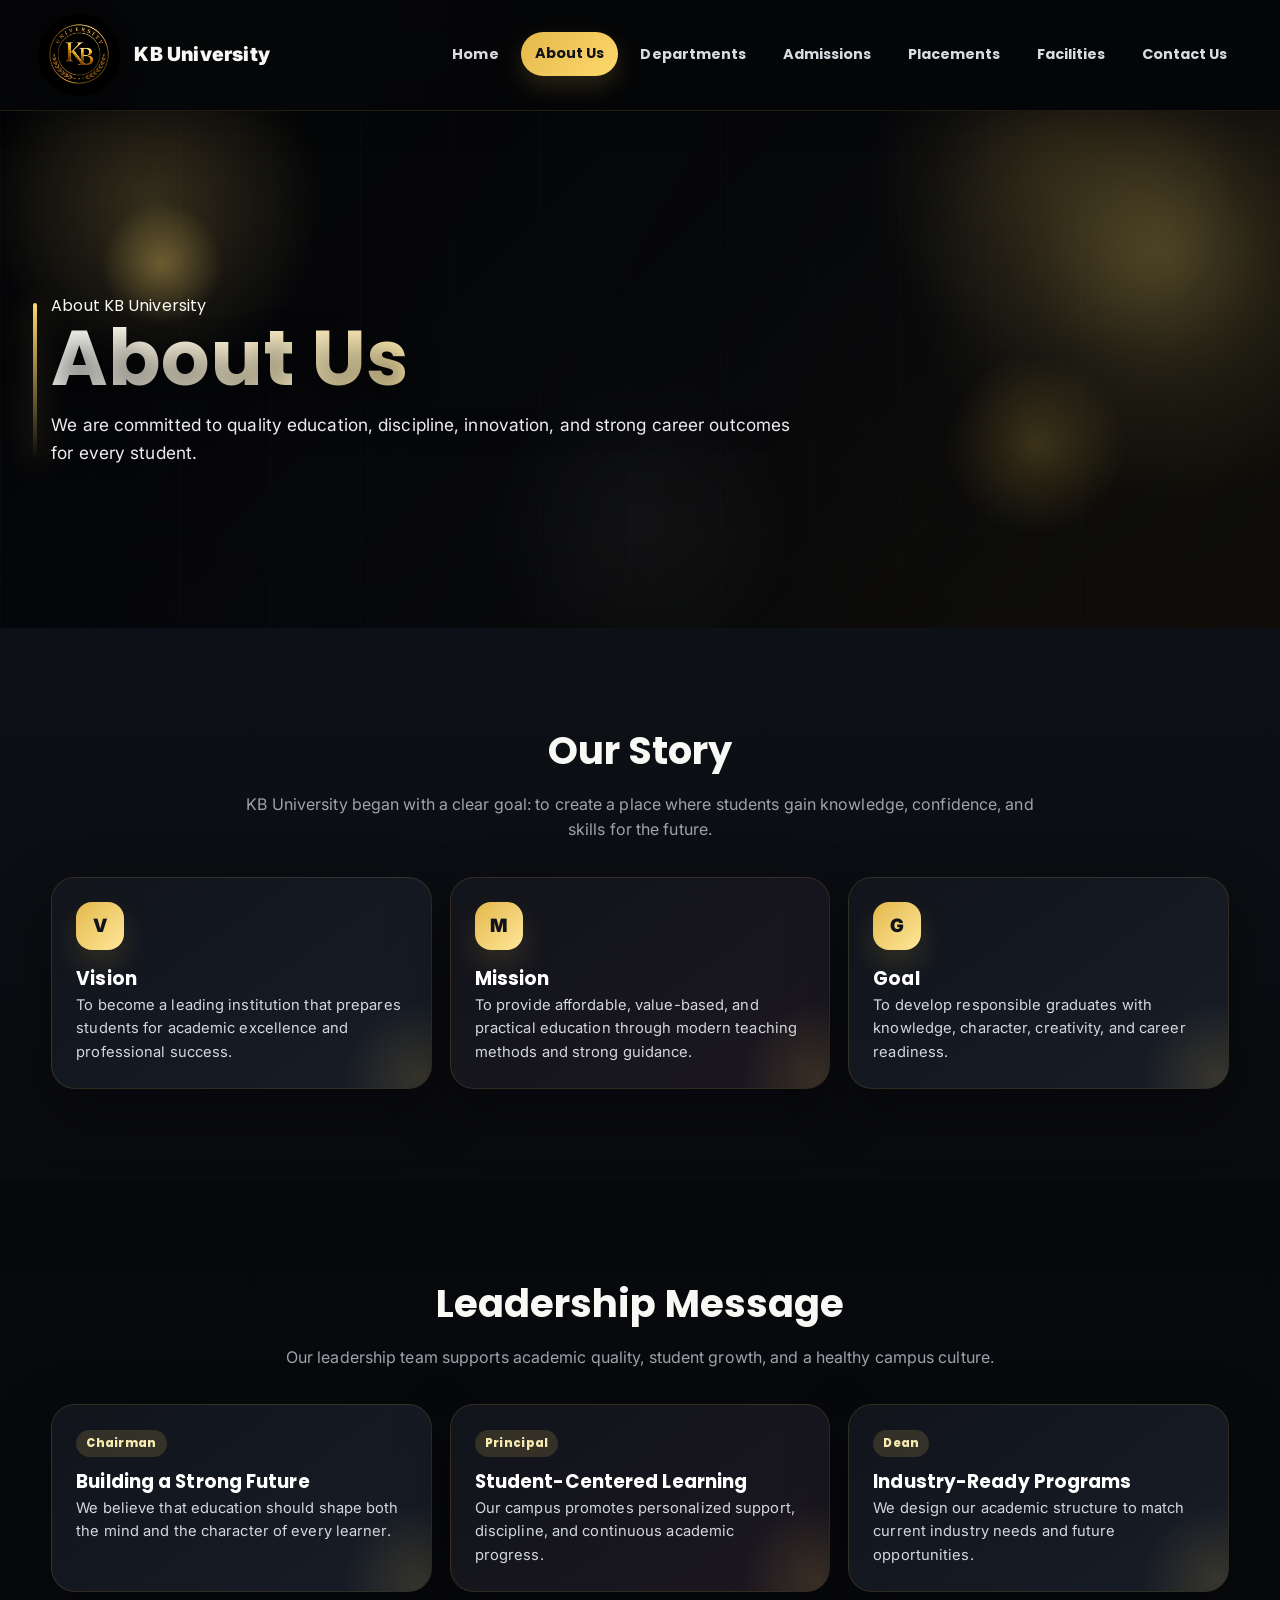
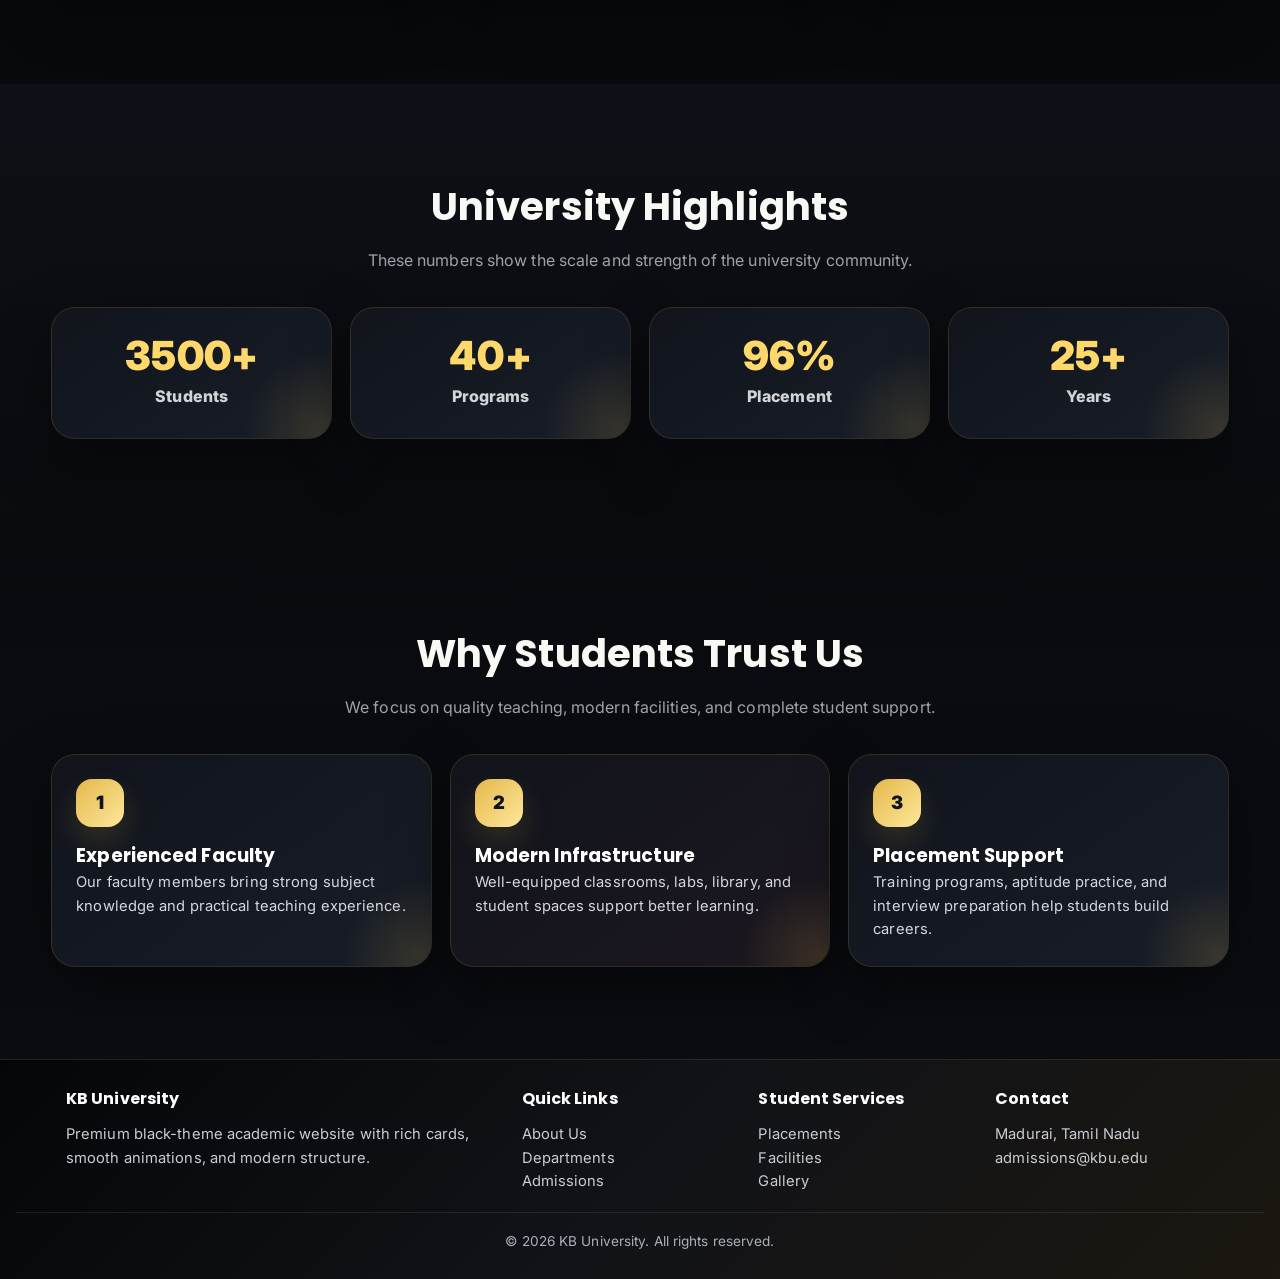
<file: about.html>
<!DOCTYPE html>
<html lang="en">
<head>
  <meta charset="UTF-8">
  <meta name="viewport" content="width=device-width, initial-scale=1.0">
  <title>KB University - About Us</title>
  <link rel="preconnect" href="https://fonts.googleapis.com">
  <link rel="preconnect" href="https://fonts.gstatic.com" crossorigin>
  <link href="https://fonts.googleapis.com/css2?family=Inter:wght@400;500;600;700;800;900&family=Poppins:wght@500;600;700;800;900&display=swap" rel="stylesheet">
  <link rel="stylesheet" href="style.css">
</head>
<body>

<header class="main-header">
  <nav class="navbar">
    <div class="logo">
      <div class="logo-wrap">
        <img src="kblogoog.png" alt="KB University logo" class="logo-img">
      </div>
      <span>KB University</span>
    </div>
    <ul class="nav-links">
      <li><a href="index.html">Home</a></li>
      <li><a href="about.html" class="active">About Us</a></li>
      <li><a href="departments.html">Departments</a></li>
      <li><a href="admissions.html">Admissions</a></li>
      <li><a href="placements.html">Placements</a></li>
      <li><a href="facilities.html">Facilities</a></li>
      <li><a href="contact.html">Contact Us</a></li>
    </ul>
  </nav>
</header>

<section class="hero hero-small">
  <div class="hero-float hero-float-1"></div>
  <div class="hero-float hero-float-2"></div>
  <div class="hero-content">
    <div class="hero-text">
      <span class="badge">About KB University</span>
      <h1>About Us</h1>
      <p>We are committed to quality education, discipline, innovation, and strong career outcomes for every student.</p>
    </div>
  </div>
</section>

<section class="soft">
  <div class="container">
    <div class="section-title">
      <h2>Our Story</h2>
      <p>KB University began with a clear goal: to create a place where students gain knowledge, confidence, and skills for the future.</p>
    </div>

    <div class="why-grid">
      <div class="why-card">
        <div class="why-icon">V</div>
        <h3>Vision</h3>
        <p>To become a leading institution that prepares students for academic excellence and professional success.</p>
      </div>

      <div class="why-card">
        <div class="why-icon">M</div>
        <h3>Mission</h3>
        <p>To provide affordable, value-based, and practical education through modern teaching methods and strong guidance.</p>
      </div>

      <div class="why-card">
        <div class="why-icon">G</div>
        <h3>Goal</h3>
        <p>To develop responsible graduates with knowledge, character, creativity, and career readiness.</p>
      </div>
    </div>
  </div>
</section>

<section>
  <div class="container">
    <div class="section-title">
      <h2>Leadership Message</h2>
      <p>Our leadership team supports academic quality, student growth, and a healthy campus culture.</p>
    </div>

    <div class="news-grid">
      <article class="news-card">
        <span class="news-badge">Chairman</span>
        <h3>Building a Strong Future</h3>
        <p>We believe that education should shape both the mind and the character of every learner.</p>
      </article>

      <article class="news-card">
        <span class="news-badge">Principal</span>
        <h3>Student-Centered Learning</h3>
        <p>Our campus promotes personalized support, discipline, and continuous academic progress.</p>
      </article>

      <article class="news-card">
        <span class="news-badge">Dean</span>
        <h3>Industry-Ready Programs</h3>
        <p>We design our academic structure to match current industry needs and future opportunities.</p>
      </article>
    </div>
  </div>
</section>

<section class="soft">
  <div class="container">
    <div class="section-title">
      <h2>University Highlights</h2>
      <p>These numbers show the scale and strength of the university community.</p>
    </div>

    <div class="stats-grid">
      <div class="stat-card">
        <span class="stat-number">3500+</span>
        <p>Students</p>
      </div>
      <div class="stat-card">
        <span class="stat-number">40+</span>
        <p>Programs</p>
      </div>
      <div class="stat-card">
        <span class="stat-number">96%</span>
        <p>Placement</p>
      </div>
      <div class="stat-card">
        <span class="stat-number">25+</span>
        <p>Years</p>
      </div>
    </div>
  </div>
</section>

<section>
  <div class="container">
    <div class="section-title">
      <h2>Why Students Trust Us</h2>
      <p>We focus on quality teaching, modern facilities, and complete student support.</p>
    </div>

    <div class="why-grid">
      <div class="why-card">
        <div class="why-icon">1</div>
        <h3>Experienced Faculty</h3>
        <p>Our faculty members bring strong subject knowledge and practical teaching experience.</p>
      </div>

      <div class="why-card">
        <div class="why-icon">2</div>
        <h3>Modern Infrastructure</h3>
        <p>Well-equipped classrooms, labs, library, and student spaces support better learning.</p>
      </div>

      <div class="why-card">
        <div class="why-icon">3</div>
        <h3>Placement Support</h3>
        <p>Training programs, aptitude practice, and interview preparation help students build careers.</p>
      </div>
    </div>
  </div>
</section>

<footer class="footer">
  <div class="footer-grid">
    <div>
      <h4>KB University</h4>
      <p>Premium black-theme academic website with rich cards, smooth animations, and modern structure.</p>
    </div>
    <div>
      <h4>Quick Links</h4>
      <p><a href="about.html">About Us</a><br><a href="departments.html">Departments</a><br><a href="admissions.html">Admissions</a></p>
    </div>
    <div>
      <h4>Student Services</h4>
      <p><a href="placements.html">Placements</a><br><a href="facilities.html">Facilities</a><br><a href="gallery.html">Gallery</a></p>
    </div>
    <div>
      <h4>Contact</h4>
      <p>Madurai, Tamil Nadu<br>admissions@kbu.edu</p>
    </div>
  </div>
  <div class="footer-bottom">© 2026 KB University. All rights reserved.</div>
</footer>

<div id="cursor-follower"></div>
<script src="script.js"></script>
</body>
</html>
</file>
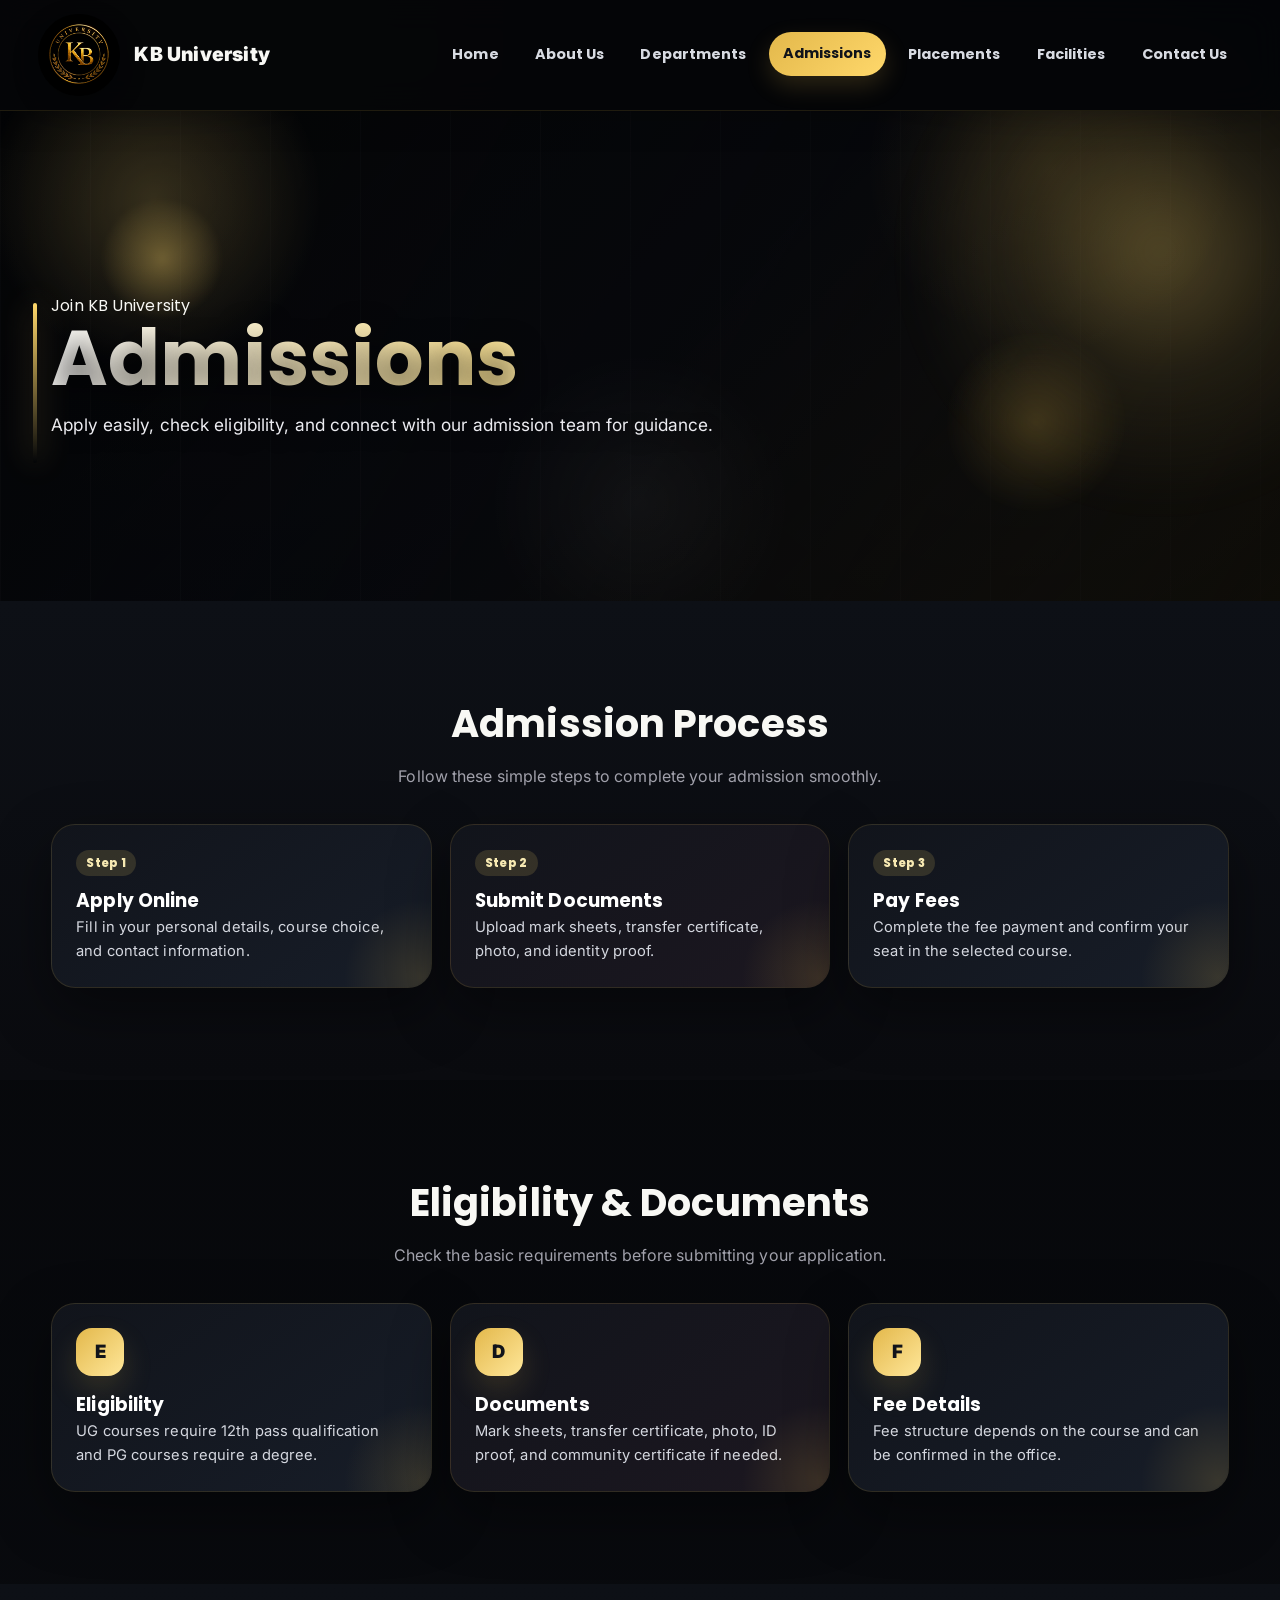
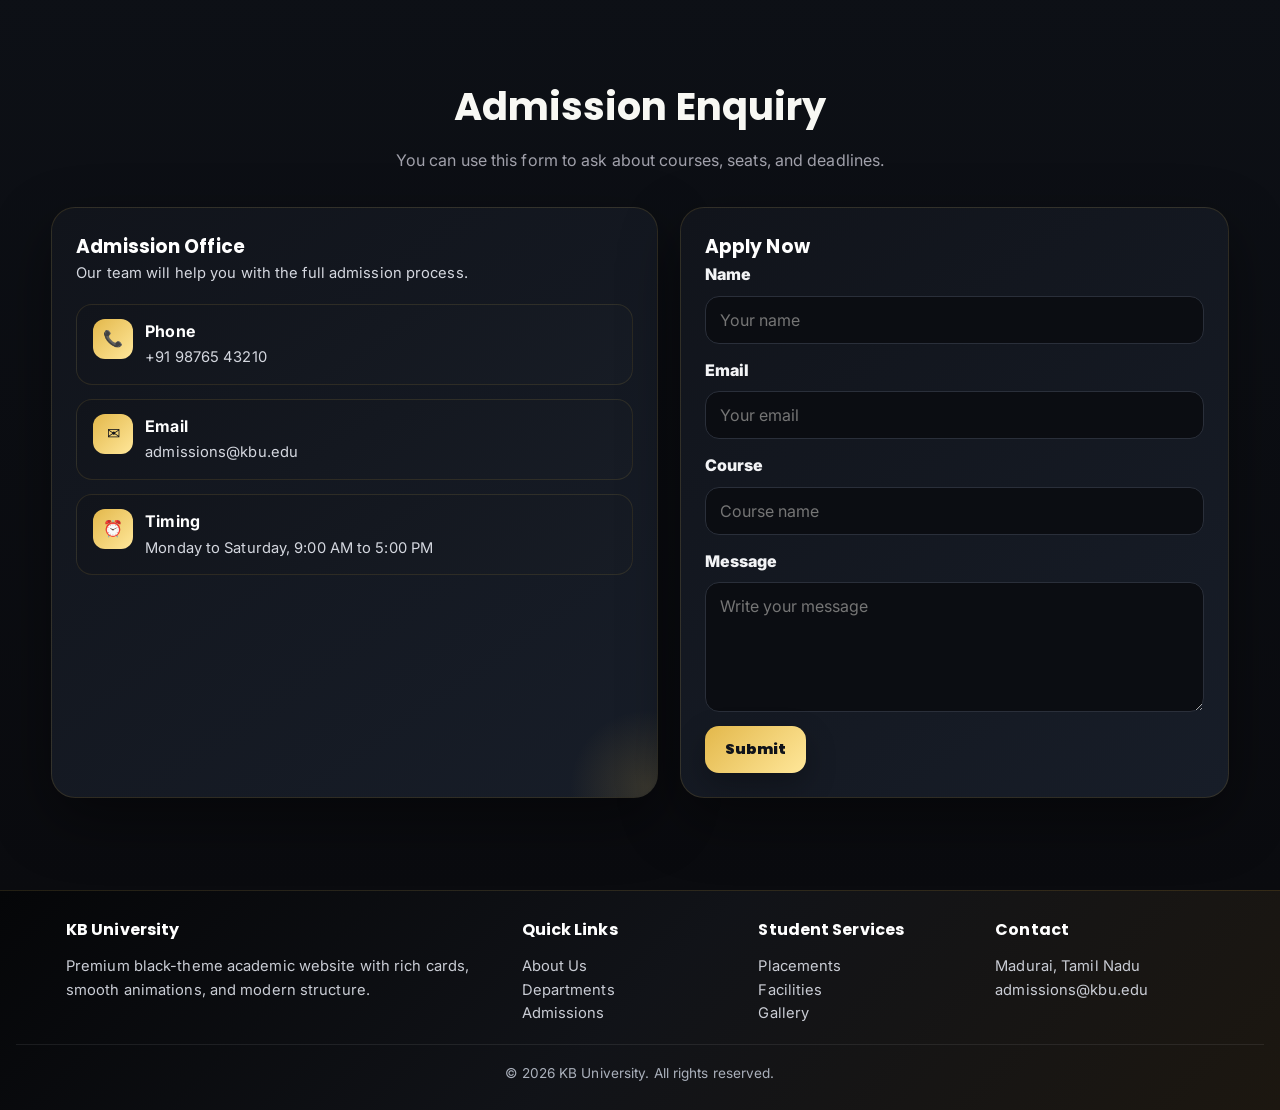
<file: admissions.html>
<!DOCTYPE html>
<html lang="en">
<head>
  <meta charset="UTF-8">
  <meta name="viewport" content="width=device-width, initial-scale=1.0">
  <title>KB University - Admissions</title>
  <link rel="preconnect" href="https://fonts.googleapis.com">
  <link rel="preconnect" href="https://fonts.gstatic.com" crossorigin>
  <link href="https://fonts.googleapis.com/css2?family=Inter:wght@400;500;600;700;800;900&family=Poppins:wght@500;600;700;800;900&display=swap" rel="stylesheet">
  <link rel="stylesheet" href="style.css">
</head>
<body>

<header class="main-header">
  <nav class="navbar">
    <div class="logo">
      <div class="logo-wrap">
        <img src="kblogoog.png" alt="KB University logo" class="logo-img">
      </div>
      <span>KB University</span>
    </div>
    <ul class="nav-links">
      <li><a href="index.html">Home</a></li>
      <li><a href="about.html">About Us</a></li>
      <li><a href="departments.html">Departments</a></li>
      <li><a href="admissions.html" class="active">Admissions</a></li>
      <li><a href="placements.html">Placements</a></li>
      <li><a href="facilities.html">Facilities</a></li>
      <li><a href="contact.html">Contact Us</a></li>
    </ul>
  </nav>
</header>

<section class="hero hero-small">
  <div class="hero-float hero-float-1"></div>
  <div class="hero-float hero-float-2"></div>
  <div class="hero-content">
    <div class="hero-text">
      <span class="badge">Join KB University</span>
      <h1>Admissions</h1>
      <p>Apply easily, check eligibility, and connect with our admission team for guidance.</p>
    </div>
  </div>
</section>

<section class="soft">
  <div class="container">
    <div class="section-title">
      <h2>Admission Process</h2>
      <p>Follow these simple steps to complete your admission smoothly.</p>
    </div>

    <div class="news-grid">
      <article class="news-card">
        <span class="news-badge">Step 1</span>
        <h3>Apply Online</h3>
        <p>Fill in your personal details, course choice, and contact information.</p>
      </article>

      <article class="news-card">
        <span class="news-badge">Step 2</span>
        <h3>Submit Documents</h3>
        <p>Upload mark sheets, transfer certificate, photo, and identity proof.</p>
      </article>

      <article class="news-card">
        <span class="news-badge">Step 3</span>
        <h3>Pay Fees</h3>
        <p>Complete the fee payment and confirm your seat in the selected course.</p>
      </article>
    </div>
  </div>
</section>

<section>
  <div class="container">
    <div class="section-title">
      <h2>Eligibility & Documents</h2>
      <p>Check the basic requirements before submitting your application.</p>
    </div>

    <div class="why-grid">
      <div class="why-card">
        <div class="why-icon">E</div>
        <h3>Eligibility</h3>
        <p>UG courses require 12th pass qualification and PG courses require a degree.</p>
      </div>

      <div class="why-card">
        <div class="why-icon">D</div>
        <h3>Documents</h3>
        <p>Mark sheets, transfer certificate, photo, ID proof, and community certificate if needed.</p>
      </div>

      <div class="why-card">
        <div class="why-icon">F</div>
        <h3>Fee Details</h3>
        <p>Fee structure depends on the course and can be confirmed in the office.</p>
      </div>
    </div>
  </div>
</section>

<section class="soft">
  <div class="container">
    <div class="section-title">
      <h2>Admission Enquiry</h2>
      <p>You can use this form to ask about courses, seats, and deadlines.</p>
    </div>

    <div class="contact-grid">
      <div class="info-card">
        <h3>Admission Office</h3>
        <p>Our team will help you with the full admission process.</p>

        <div class="info-list">
          <div class="info-item">
            <div class="i">📞</div>
            <div>
              <strong>Phone</strong>
              <p>+91 98765 43210</p>
            </div>
          </div>

          <div class="info-item">
            <div class="i">✉</div>
            <div>
              <strong>Email</strong>
              <p>admissions@kbu.edu</p>
            </div>
          </div>

          <div class="info-item">
            <div class="i">⏰</div>
            <div>
              <strong>Timing</strong>
              <p>Monday to Saturday, 9:00 AM to 5:00 PM</p>
            </div>
          </div>
        </div>
      </div>

      <div class="form-card">
        <h3>Apply Now</h3>
        <form>
          <div class="form-group">
            <label>Name</label>
            <input type="text" placeholder="Your name">
          </div>

          <div class="form-group">
            <label>Email</label>
            <input type="email" placeholder="Your email">
          </div>

          <div class="form-group">
            <label>Course</label>
            <input type="text" placeholder="Course name">
          </div>

          <div class="form-group">
            <label>Message</label>
            <textarea placeholder="Write your message"></textarea>
          </div>

          <button type="submit" class="btn primary">Submit</button>
        </form>
      </div>
    </div>
  </div>
</section>

<footer class="footer">
  <div class="footer-grid">
    <div>
      <h4>KB University</h4>
      <p>Premium black-theme academic website with rich cards, smooth animations, and modern structure.</p>
    </div>
    <div>
      <h4>Quick Links</h4>
      <p><a href="about.html">About Us</a><br><a href="departments.html">Departments</a><br><a href="admissions.html">Admissions</a></p>
    </div>
    <div>
      <h4>Student Services</h4>
      <p><a href="placements.html">Placements</a><br><a href="facilities.html">Facilities</a><br><a href="gallery.html">Gallery</a></p>
    </div>
    <div>
      <h4>Contact</h4>
      <p>Madurai, Tamil Nadu<br>admissions@kbu.edu</p>
    </div>
  </div>
  <div class="footer-bottom">© 2026 KB University. All rights reserved.</div>
</footer>

<div id="cursor-follower"></div>
<script src="script.js"></script>
</body>
</html>
</file>
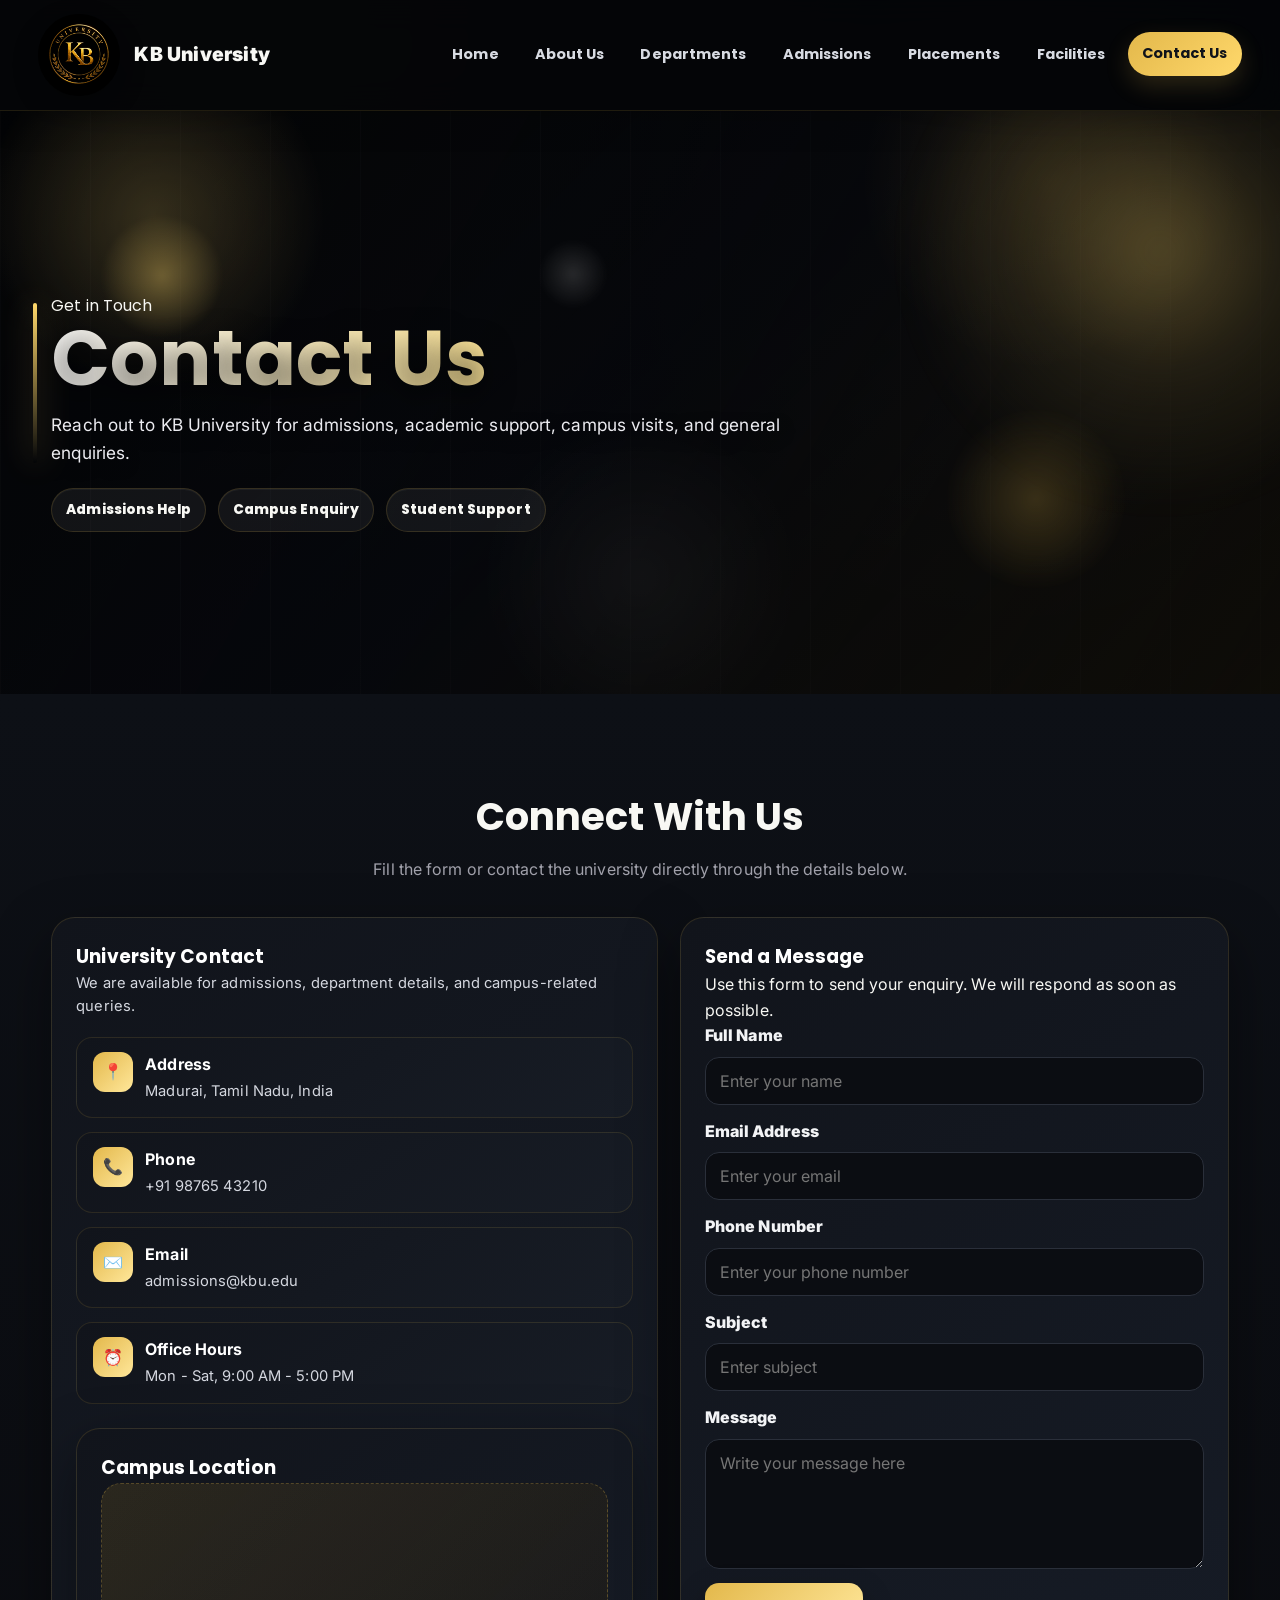
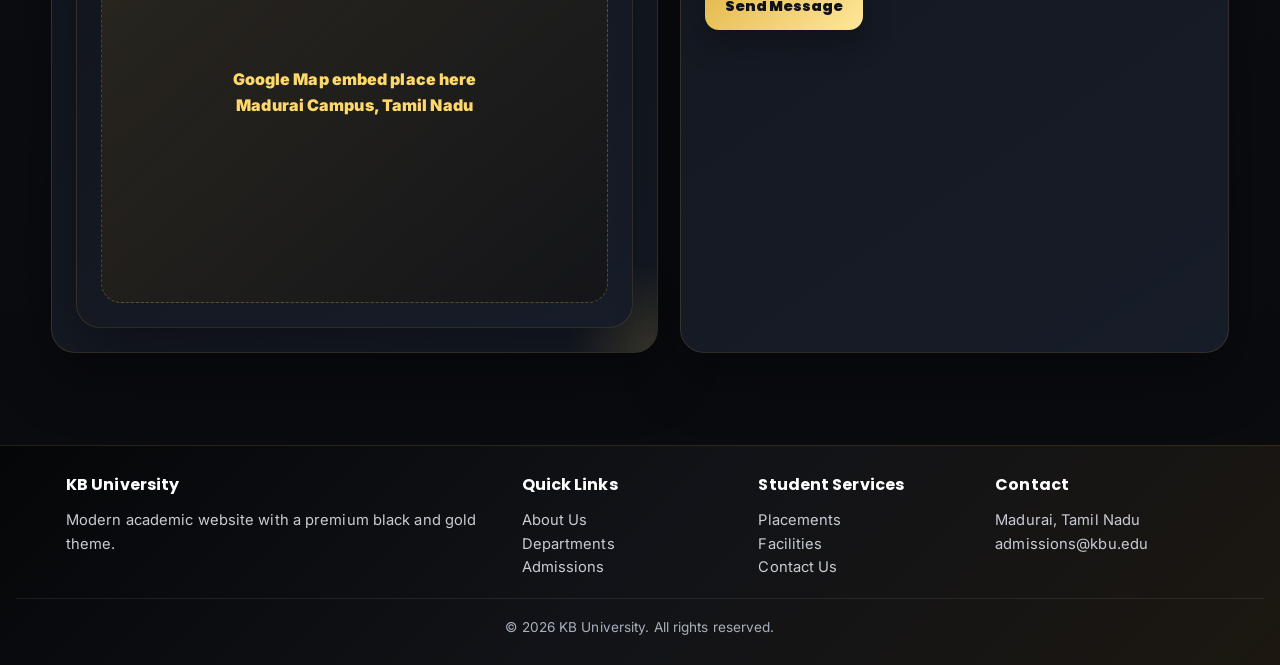
<file: contact.html>
<!DOCTYPE html>
<html lang="en">
<head>
  <meta charset="UTF-8">
  <meta name="viewport" content="width=device-width, initial-scale=1.0">
  <title>KB University - Contact Us</title>
  <link rel="preconnect" href="https://fonts.googleapis.com">
  <link rel="preconnect" href="https://fonts.gstatic.com" crossorigin>
  <link href="https://fonts.googleapis.com/css2?family=Inter:wght@400;500;600;700;800;900&family=Poppins:wght@500;600;700;800;900&display=swap" rel="stylesheet">
  <link rel="stylesheet" href="style.css">
</head>
<body>

<header class="main-header">
  <nav class="navbar">
    <div class="logo">
      <div class="logo-wrap">
        <img src="kblogoog.png" alt="KB University logo" class="logo-img">
      </div>
      <span>KB University</span>
    </div>

    <ul class="nav-links">
      <li><a href="index.html">Home</a></li>
      <li><a href="about.html">About Us</a></li>
      <li><a href="departments.html">Departments</a></li>
      <li><a href="admissions.html">Admissions</a></li>
      <li><a href="placements.html">Placements</a></li>
      <li><a href="facilities.html">Facilities</a></li>
      <li><a href="contact.html" class="active">Contact Us</a></li>
    </ul>
  </nav>
</header>

<section class="hero hero-small">
  <div class="hero-float hero-float-1"></div>
  <div class="hero-float hero-float-2"></div>
  <div class="hero-float hero-float-3"></div>

  <div class="hero-content">
    <div class="hero-text">
      <span class="badge">Get in Touch</span>
      <h1>Contact Us</h1>
      <p>Reach out to KB University for admissions, academic support, campus visits, and general enquiries.</p>

      <div class="hero-meta">
        <div class="meta-pill">Admissions Help</div>
        <div class="meta-pill">Campus Enquiry</div>
        <div class="meta-pill">Student Support</div>
      </div>
    </div>
  </div>
</section>

<section class="soft">
  <div class="container">
    <div class="section-title">
      <h2>Connect With Us</h2>
      <p>Fill the form or contact the university directly through the details below.</p>
    </div>

    <div class="contact-grid">
      <div class="info-card">
        <h3>University Contact</h3>
        <p>We are available for admissions, department details, and campus-related queries.</p>

        <div class="info-list">
          <div class="info-item">
            <div class="i">📍</div>
            <div>
              <strong>Address</strong>
              <p>Madurai, Tamil Nadu, India</p>
            </div>
          </div>

          <div class="info-item">
            <div class="i">📞</div>
            <div>
              <strong>Phone</strong>
              <p>+91 98765 43210</p>
            </div>
          </div>

          <div class="info-item">
            <div class="i">✉️</div>
            <div>
              <strong>Email</strong>
              <p>admissions@kbu.edu</p>
            </div>
          </div>

          <div class="info-item">
            <div class="i">⏰</div>
            <div>
              <strong>Office Hours</strong>
              <p>Mon - Sat, 9:00 AM - 5:00 PM</p>
            </div>
          </div>
        </div>

        <div class="map-card" style="margin-top:22px;">
          <h3>Campus Location</h3>
          <div class="map-placeholder">
            Google Map embed place here<br>
            Madurai Campus, Tamil Nadu
          </div>
        </div>
      </div>

      <div class="form-card">
        <h3>Send a Message</h3>
        <p>Use this form to send your enquiry. We will respond as soon as possible.</p>

        <form>
          <div class="form-group">
            <label for="name">Full Name</label>
            <input type="text" id="name" placeholder="Enter your name">
          </div>

          <div class="form-group">
            <label for="email">Email Address</label>
            <input type="email" id="email" placeholder="Enter your email">
          </div>

          <div class="form-group">
            <label for="phone">Phone Number</label>
            <input type="text" id="phone" placeholder="Enter your phone number">
          </div>

          <div class="form-group">
            <label for="subject">Subject</label>
            <input type="text" id="subject" placeholder="Enter subject">
          </div>

          <div class="form-group">
            <label for="message">Message</label>
            <textarea id="message" placeholder="Write your message here"></textarea>
          </div>

          <button type="submit" class="btn primary">Send Message</button>
        </form>
      </div>
    </div>
  </div>
</section>

<footer class="footer">
  <div class="footer-grid">
    <div>
      <h4>KB University</h4>
      <p>Modern academic website with a premium black and gold theme.</p>
    </div>
    <div>
      <h4>Quick Links</h4>
      <p><a href="about.html">About Us</a><br><a href="departments.html">Departments</a><br><a href="admissions.html">Admissions</a></p>
    </div>
    <div>
      <h4>Student Services</h4>
      <p><a href="placements.html">Placements</a><br><a href="facilities.html">Facilities</a><br><a href="contact.html">Contact Us</a></p>
    </div>
    <div>
      <h4>Contact</h4>
      <p>Madurai, Tamil Nadu<br>admissions@kbu.edu</p>
    </div>
  </div>
  <div class="footer-bottom">© 2026 KB University. All rights reserved.</div>
</footer>

<div id="cursor-follower"></div>
<script src="script.js"></script>
</body>
</html>
</file>
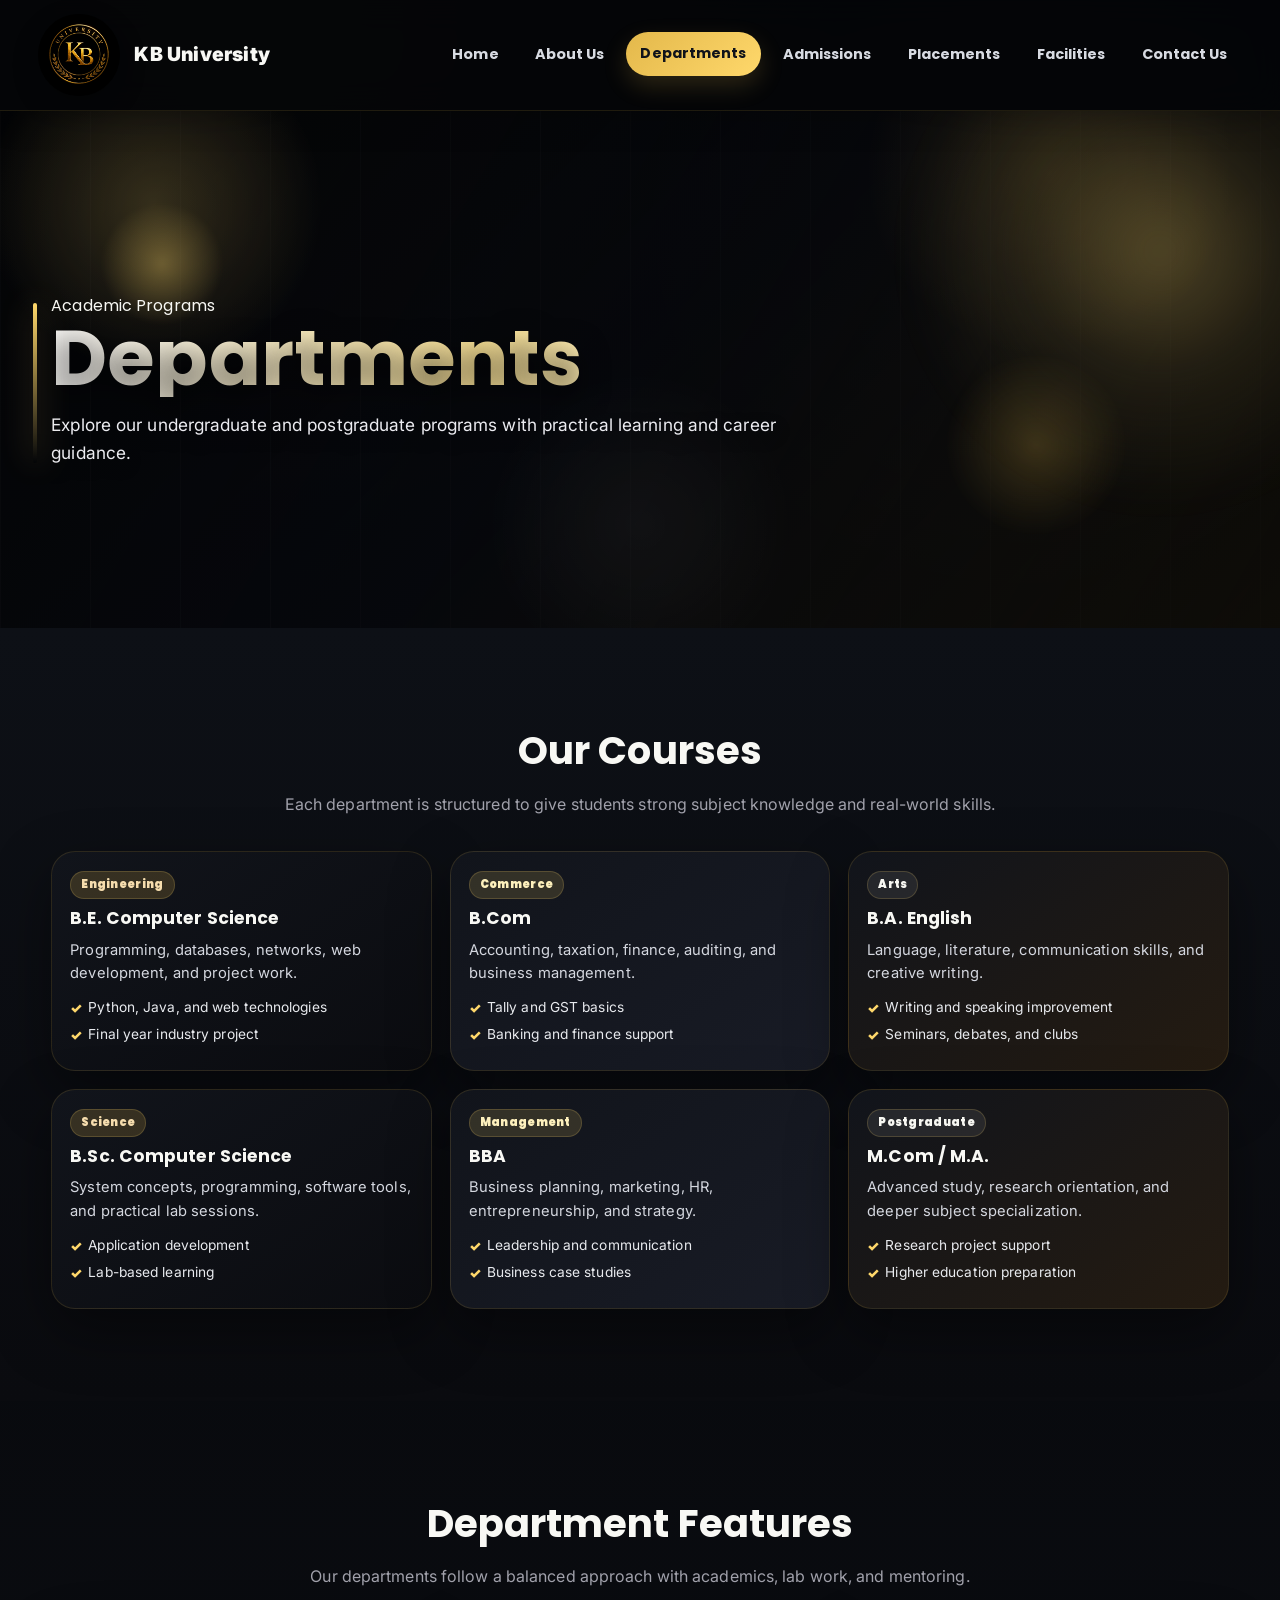
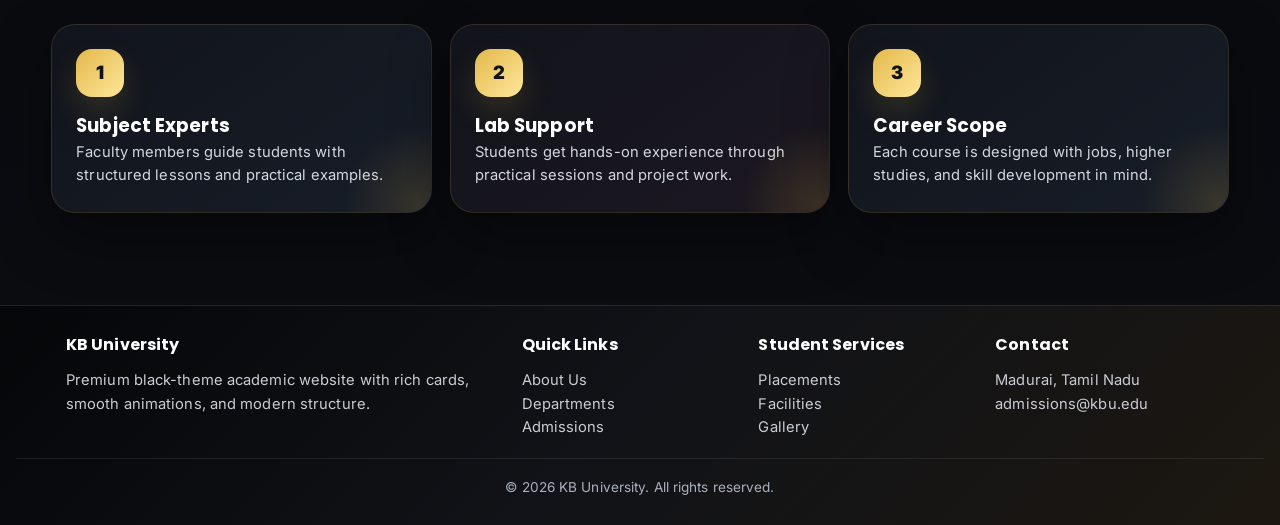
<file: departments.html>
<!DOCTYPE html>
<html lang="en">
<head>
  <meta charset="UTF-8">
  <meta name="viewport" content="width=device-width, initial-scale=1.0">
  <title>KB University - Departments</title>
  <link rel="preconnect" href="https://fonts.googleapis.com">
  <link rel="preconnect" href="https://fonts.gstatic.com" crossorigin>
  <link href="https://fonts.googleapis.com/css2?family=Inter:wght@400;500;600;700;800;900&family=Poppins:wght@500;600;700;800;900&display=swap" rel="stylesheet">
  <link rel="stylesheet" href="style.css">
</head>
<body>

<header class="main-header">
  <nav class="navbar">
    <div class="logo">
      <div class="logo-wrap">
        <img src="kblogoog.png" alt="KB University logo" class="logo-img">
      </div>
      <span>KB University</span>
    </div>
    <ul class="nav-links">
      <li><a href="index.html">Home</a></li>
      <li><a href="about.html">About Us</a></li>
      <li><a href="departments.html" class="active">Departments</a></li>
      <li><a href="admissions.html">Admissions</a></li>
      <li><a href="placements.html">Placements</a></li>
      <li><a href="facilities.html">Facilities</a></li>
      <li><a href="contact.html">Contact Us</a></li>
    </ul>
  </nav>
</header>

<section class="hero hero-small">
  <div class="hero-float hero-float-1"></div>
  <div class="hero-float hero-float-2"></div>
  <div class="hero-content">
    <div class="hero-text">
      <span class="badge">Academic Programs</span>
      <h1>Departments</h1>
      <p>Explore our undergraduate and postgraduate programs with practical learning and career guidance.</p>
    </div>
  </div>
</section>

<section class="soft">
  <div class="container">
    <div class="section-title">
      <h2>Our Courses</h2>
      <p>Each department is structured to give students strong subject knowledge and real-world skills.</p>
    </div>

    <div class="programs-grid">
      <article class="program-card pc-blue">
        <div class="program-body">
          <span class="program-tag tag-blue">Engineering</span>
          <h3>B.E. Computer Science</h3>
          <p>Programming, databases, networks, web development, and project work.</p>
          <ul class="program-points">
            <li>Python, Java, and web technologies</li>
            <li>Final year industry project</li>
          </ul>
        </div>
      </article>

      <article class="program-card pc-purple">
        <div class="program-body">
          <span class="program-tag tag-purple">Commerce</span>
          <h3>B.Com</h3>
          <p>Accounting, taxation, finance, auditing, and business management.</p>
          <ul class="program-points">
            <li>Tally and GST basics</li>
            <li>Banking and finance support</li>
          </ul>
        </div>
      </article>

      <article class="program-card pc-orange">
        <div class="program-body">
          <span class="program-tag tag-orange">Arts</span>
          <h3>B.A. English</h3>
          <p>Language, literature, communication skills, and creative writing.</p>
          <ul class="program-points">
            <li>Writing and speaking improvement</li>
            <li>Seminars, debates, and clubs</li>
          </ul>
        </div>
      </article>

      <article class="program-card pc-blue">
        <div class="program-body">
          <span class="program-tag tag-blue">Science</span>
          <h3>B.Sc. Computer Science</h3>
          <p>System concepts, programming, software tools, and practical lab sessions.</p>
          <ul class="program-points">
            <li>Application development</li>
            <li>Lab-based learning</li>
          </ul>
        </div>
      </article>

      <article class="program-card pc-purple">
        <div class="program-body">
          <span class="program-tag tag-purple">Management</span>
          <h3>BBA</h3>
          <p>Business planning, marketing, HR, entrepreneurship, and strategy.</p>
          <ul class="program-points">
            <li>Leadership and communication</li>
            <li>Business case studies</li>
          </ul>
        </div>
      </article>

      <article class="program-card pc-orange">
        <div class="program-body">
          <span class="program-tag tag-orange">Postgraduate</span>
          <h3>M.Com / M.A.</h3>
          <p>Advanced study, research orientation, and deeper subject specialization.</p>
          <ul class="program-points">
            <li>Research project support</li>
            <li>Higher education preparation</li>
          </ul>
        </div>
      </article>
    </div>
  </div>
</section>

<section>
  <div class="container">
    <div class="section-title">
      <h2>Department Features</h2>
      <p>Our departments follow a balanced approach with academics, lab work, and mentoring.</p>
    </div>

    <div class="why-grid">
      <div class="why-card">
        <div class="why-icon">1</div>
        <h3>Subject Experts</h3>
        <p>Faculty members guide students with structured lessons and practical examples.</p>
      </div>

      <div class="why-card">
        <div class="why-icon">2</div>
        <h3>Lab Support</h3>
        <p>Students get hands-on experience through practical sessions and project work.</p>
      </div>

      <div class="why-card">
        <div class="why-icon">3</div>
        <h3>Career Scope</h3>
        <p>Each course is designed with jobs, higher studies, and skill development in mind.</p>
      </div>
    </div>
  </div>
</section>

<footer class="footer">
  <div class="footer-grid">
    <div>
      <h4>KB University</h4>
      <p>Premium black-theme academic website with rich cards, smooth animations, and modern structure.</p>
    </div>
    <div>
      <h4>Quick Links</h4>
      <p><a href="about.html">About Us</a><br><a href="departments.html">Departments</a><br><a href="admissions.html">Admissions</a></p>
    </div>
    <div>
      <h4>Student Services</h4>
      <p><a href="placements.html">Placements</a><br><a href="facilities.html">Facilities</a><br><a href="gallery.html">Gallery</a></p>
    </div>
    <div>
      <h4>Contact</h4>
      <p>Madurai, Tamil Nadu<br>admissions@kbu.edu</p>
    </div>
  </div>
  <div class="footer-bottom">© 2026 KB University. All rights reserved.</div>
</footer>

<div id="cursor-follower"></div>
<script src="script.js"></script>
</body>
</html>
</file>
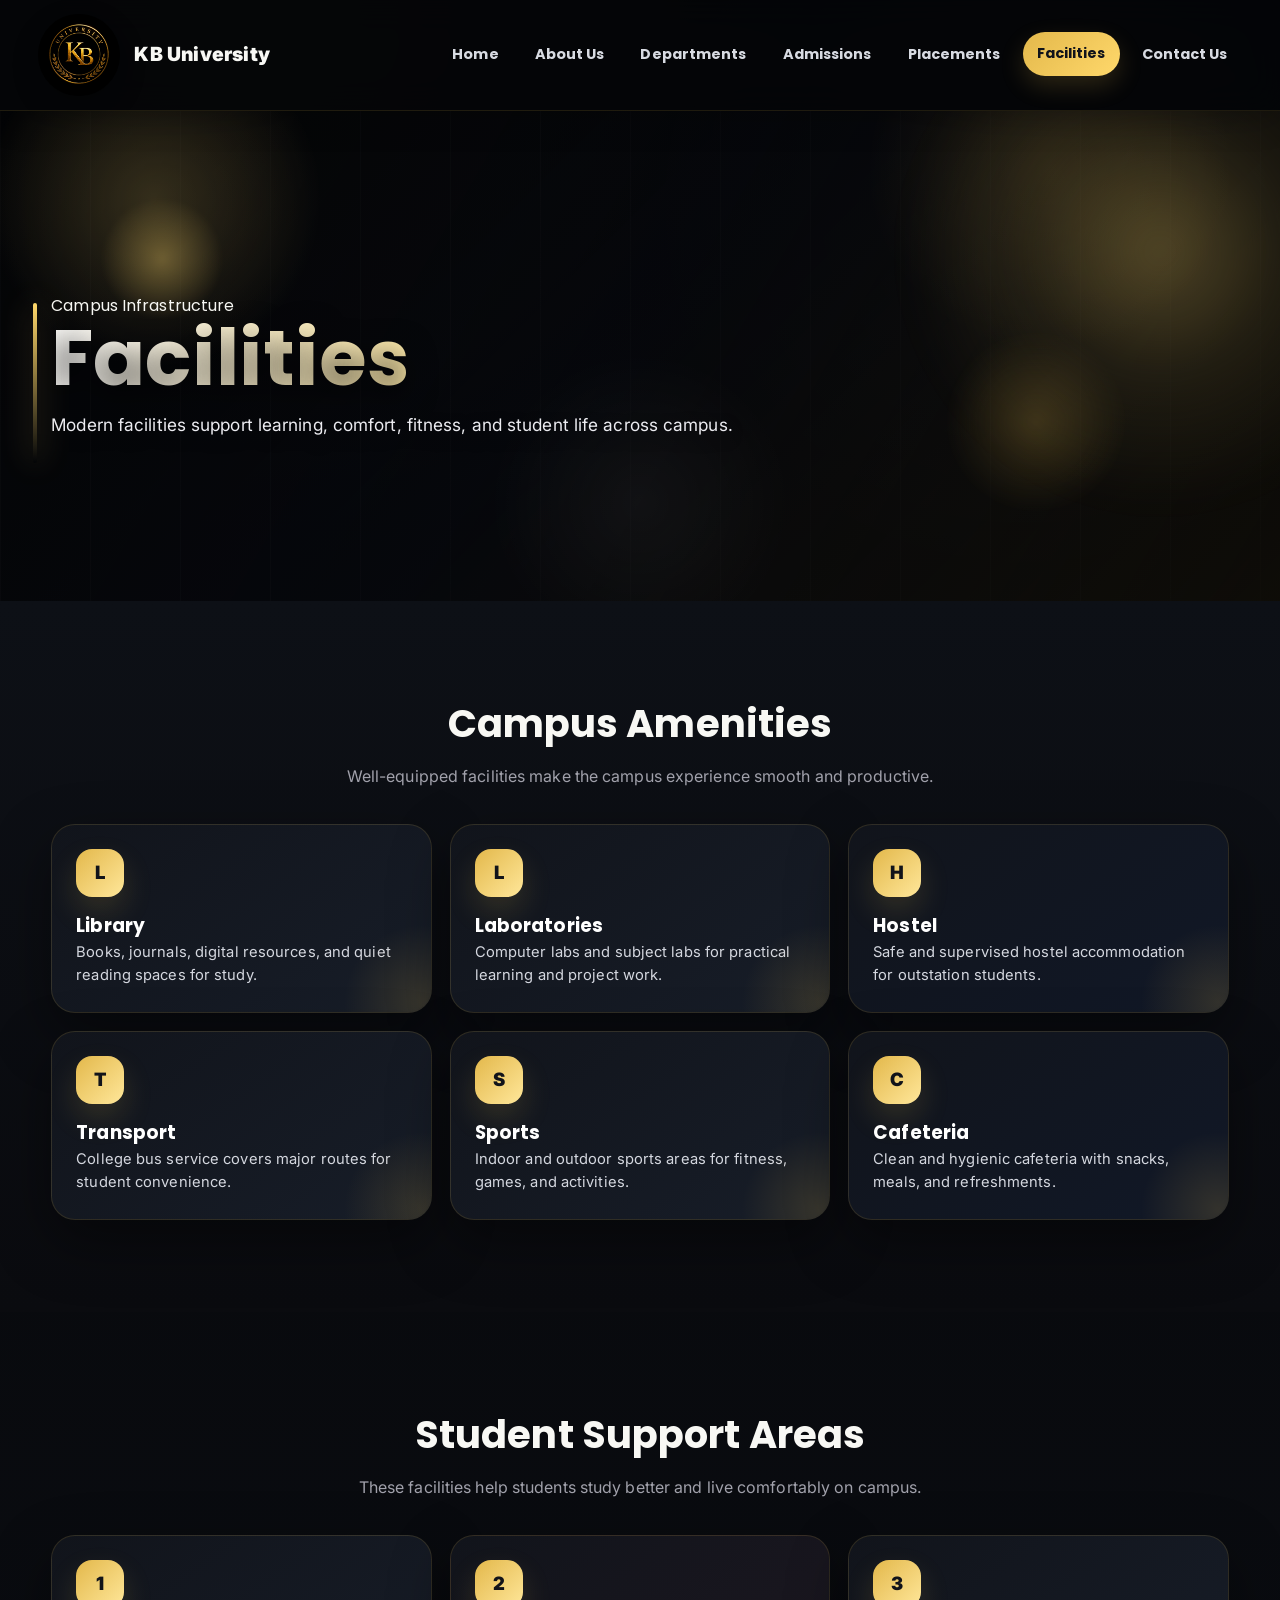
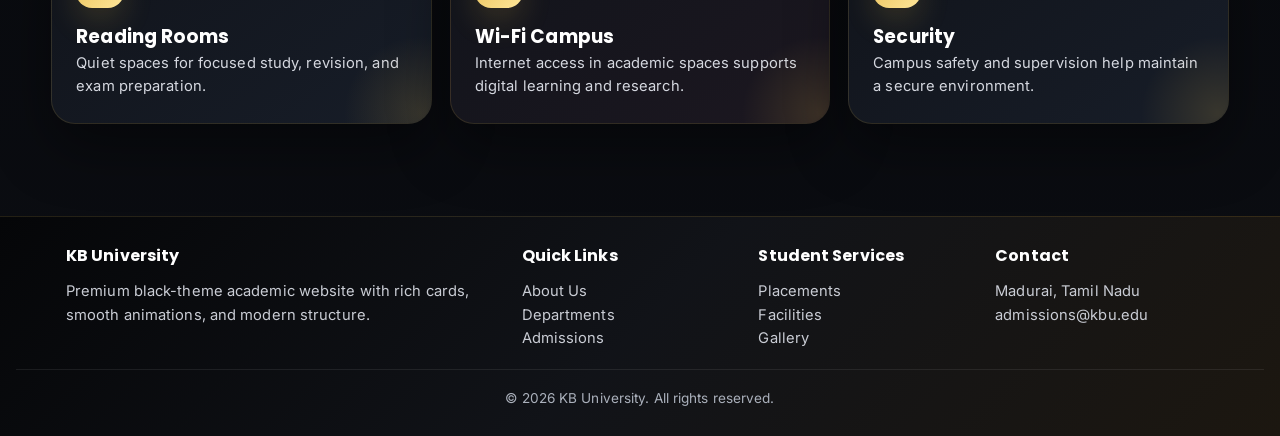
<file: facilities.html>
<!DOCTYPE html>
<html lang="en">
<head>
  <meta charset="UTF-8">
  <meta name="viewport" content="width=device-width, initial-scale=1.0">
  <title>KB University - Facilities</title>
  <link rel="preconnect" href="https://fonts.googleapis.com">
  <link rel="preconnect" href="https://fonts.gstatic.com" crossorigin>
  <link href="https://fonts.googleapis.com/css2?family=Inter:wght@400;500;600;700;800;900&family=Poppins:wght@500;600;700;800;900&display=swap" rel="stylesheet">
  <link rel="stylesheet" href="style.css">
</head>
<body>

<header class="main-header">
  <nav class="navbar">
    <div class="logo">
      <div class="logo-wrap">
        <img src="kblogoog.png" alt="KB University logo" class="logo-img">
      </div>
      <span>KB University</span>
    </div>
    <ul class="nav-links">
      <li><a href="index.html">Home</a></li>
      <li><a href="about.html">About Us</a></li>
      <li><a href="departments.html">Departments</a></li>
      <li><a href="admissions.html">Admissions</a></li>
      <li><a href="placements.html">Placements</a></li>
      <li><a href="facilities.html" class="active">Facilities</a></li>
      <li><a href="contact.html">Contact Us</a></li>
    </ul>
  </nav>
</header>

<section class="hero hero-small">
  <div class="hero-float hero-float-1"></div>
  <div class="hero-float hero-float-2"></div>
  <div class="hero-content">
    <div class="hero-text">
      <span class="badge">Campus Infrastructure</span>
      <h1>Facilities</h1>
      <p>Modern facilities support learning, comfort, fitness, and student life across campus.</p>
    </div>
  </div>
</section>

<section class="soft">
  <div class="container">
    <div class="section-title">
      <h2>Campus Amenities</h2>
      <p>Well-equipped facilities make the campus experience smooth and productive.</p>
    </div>

    <div class="facilities-grid">
      <div class="facility-card">
        <div class="facility-icon">L</div>
        <h3>Library</h3>
        <p>Books, journals, digital resources, and quiet reading spaces for study.</p>
      </div>

      <div class="facility-card">
        <div class="facility-icon">L</div>
        <h3>Laboratories</h3>
        <p>Computer labs and subject labs for practical learning and project work.</p>
      </div>

      <div class="facility-card">
        <div class="facility-icon">H</div>
        <h3>Hostel</h3>
        <p>Safe and supervised hostel accommodation for outstation students.</p>
      </div>

      <div class="facility-card">
        <div class="facility-icon">T</div>
        <h3>Transport</h3>
        <p>College bus service covers major routes for student convenience.</p>
      </div>

      <div class="facility-card">
        <div class="facility-icon">S</div>
        <h3>Sports</h3>
        <p>Indoor and outdoor sports areas for fitness, games, and activities.</p>
      </div>

      <div class="facility-card">
        <div class="facility-icon">C</div>
        <h3>Cafeteria</h3>
        <p>Clean and hygienic cafeteria with snacks, meals, and refreshments.</p>
      </div>
    </div>
  </div>
</section>

<section>
  <div class="container">
    <div class="section-title">
      <h2>Student Support Areas</h2>
      <p>These facilities help students study better and live comfortably on campus.</p>
    </div>

    <div class="why-grid">
      <div class="why-card">
        <div class="why-icon">1</div>
        <h3>Reading Rooms</h3>
        <p>Quiet spaces for focused study, revision, and exam preparation.</p>
      </div>

      <div class="why-card">
        <div class="why-icon">2</div>
        <h3>Wi-Fi Campus</h3>
        <p>Internet access in academic spaces supports digital learning and research.</p>
      </div>

      <div class="why-card">
        <div class="why-icon">3</div>
        <h3>Security</h3>
        <p>Campus safety and supervision help maintain a secure environment.</p>
      </div>
    </div>
  </div>
</section>

<footer class="footer">
  <div class="footer-grid">
    <div>
      <h4>KB University</h4>
      <p>Premium black-theme academic website with rich cards, smooth animations, and modern structure.</p>
    </div>
    <div>
      <h4>Quick Links</h4>
      <p><a href="about.html">About Us</a><br><a href="departments.html">Departments</a><br><a href="admissions.html">Admissions</a></p>
    </div>
    <div>
      <h4>Student Services</h4>
      <p><a href="placements.html">Placements</a><br><a href="facilities.html">Facilities</a><br><a href="gallery.html">Gallery</a></p>
    </div>
    <div>
      <h4>Contact</h4>
      <p>Madurai, Tamil Nadu<br>admissions@kbu.edu</p>
    </div>
  </div>
  <div class="footer-bottom">© 2026 KB University. All rights reserved.</div>
</footer>

<div id="cursor-follower"></div>
<script src="script.js"></script>
</body>
</html>
</file>
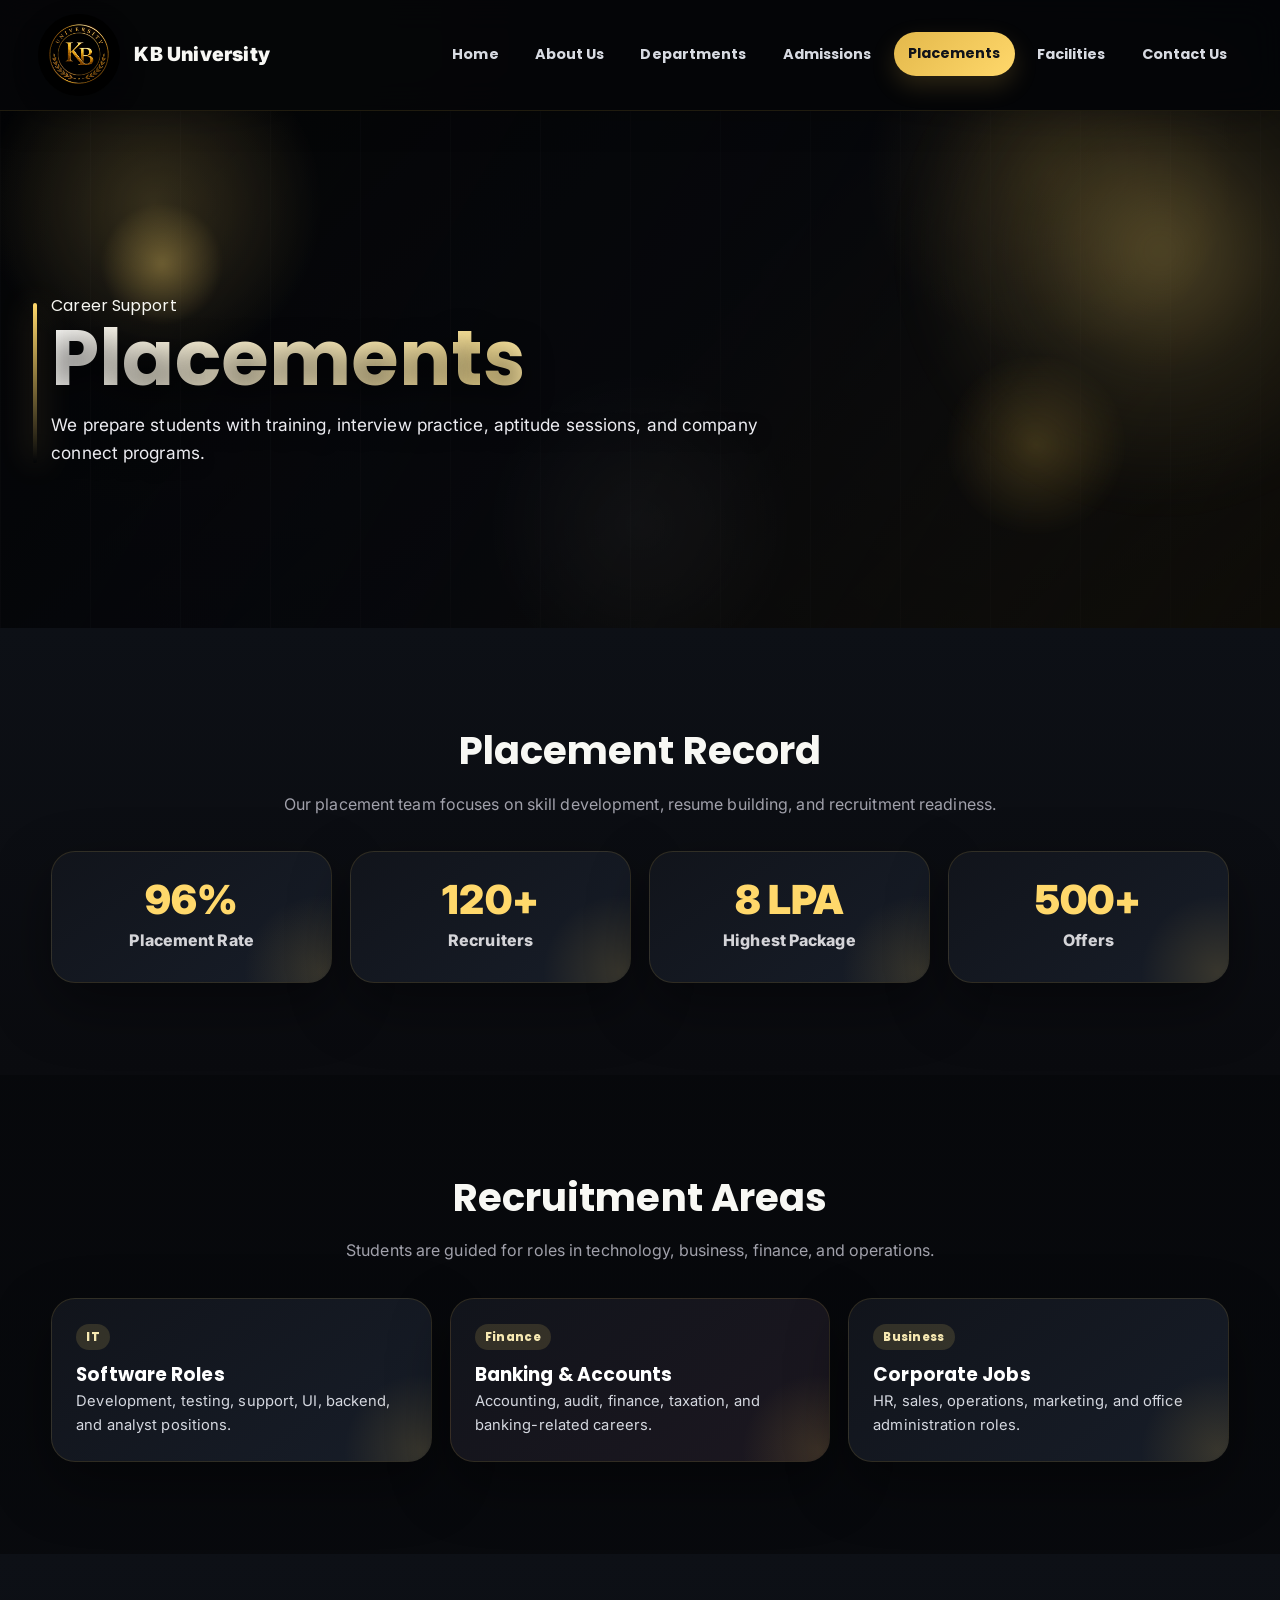
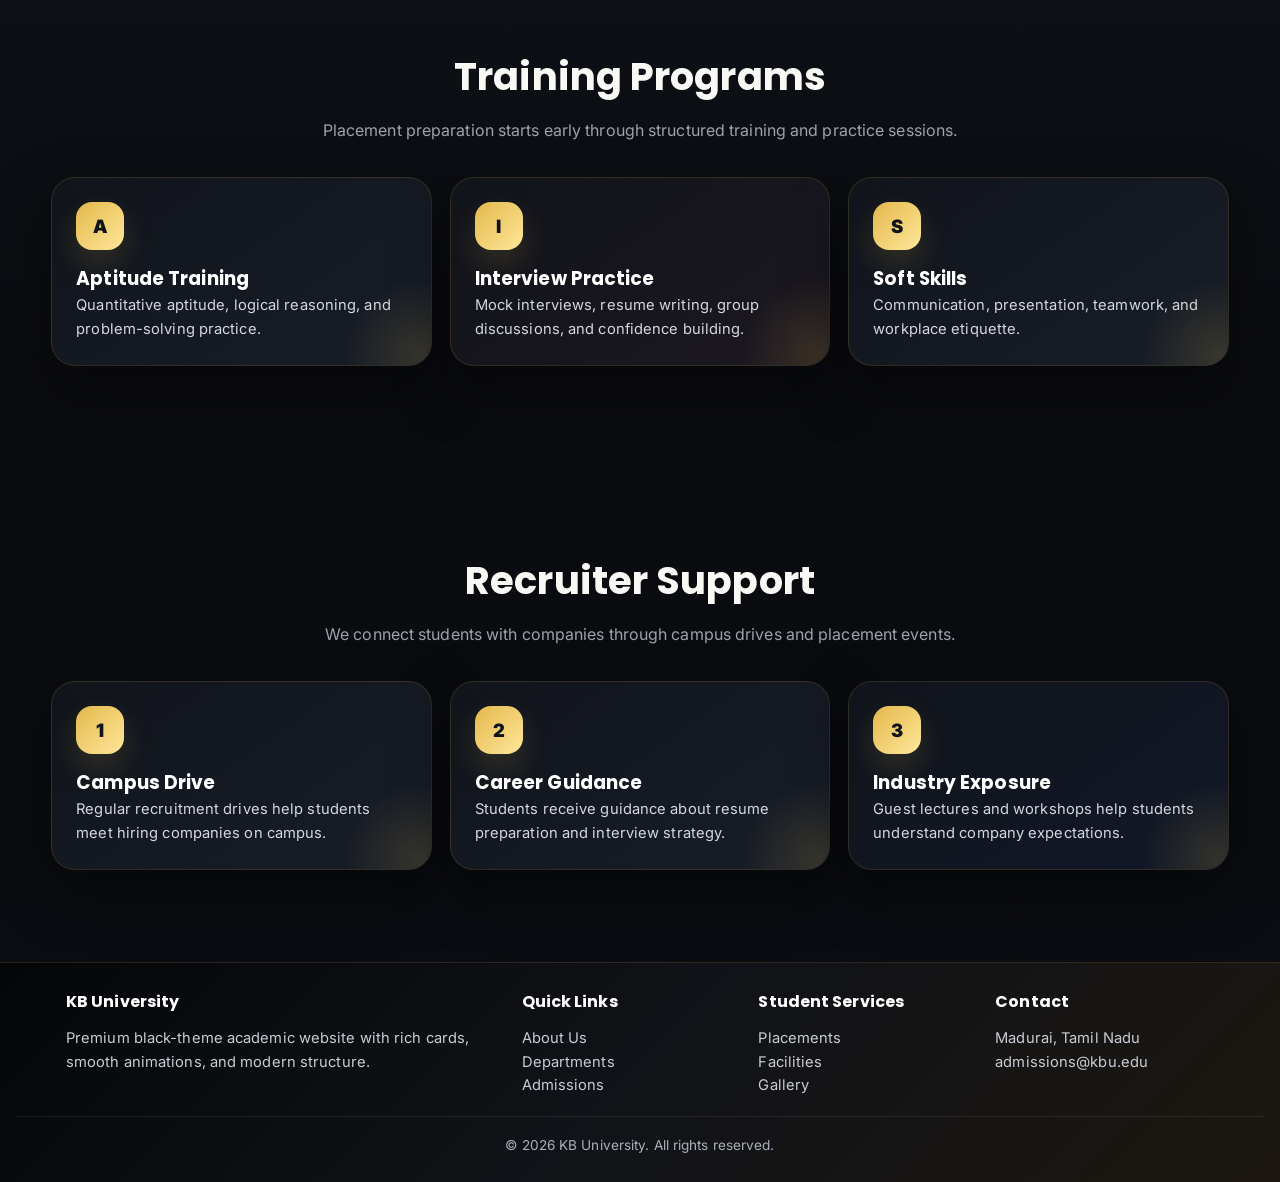
<file: placements.html>
<!DOCTYPE html>
<html lang="en">
<head>
  <meta charset="UTF-8">
  <meta name="viewport" content="width=device-width, initial-scale=1.0">
  <title>KB University - Placements</title>
  <link rel="preconnect" href="https://fonts.googleapis.com">
  <link rel="preconnect" href="https://fonts.gstatic.com" crossorigin>
  <link href="https://fonts.googleapis.com/css2?family=Inter:wght@400;500;600;700;800;900&family=Poppins:wght@500;600;700;800;900&display=swap" rel="stylesheet">
  <link rel="stylesheet" href="style.css">
</head>
<body>

<header class="main-header">
  <nav class="navbar">
    <div class="logo">
      <div class="logo-wrap">
        <img src="kblogoog.png" alt="KB University logo" class="logo-img">
      </div>
      <span>KB University</span>
    </div>
    <ul class="nav-links">
      <li><a href="index.html">Home</a></li>
      <li><a href="about.html">About Us</a></li>
      <li><a href="departments.html">Departments</a></li>
      <li><a href="admissions.html">Admissions</a></li>
      <li><a href="placements.html" class="active">Placements</a></li>
      <li><a href="facilities.html">Facilities</a></li>
      <li><a href="contact.html">Contact Us</a></li>
    </ul>
  </nav>
</header>

<section class="hero hero-small">
  <div class="hero-float hero-float-1"></div>
  <div class="hero-float hero-float-2"></div>
  <div class="hero-content">
    <div class="hero-text">
      <span class="badge">Career Support</span>
      <h1>Placements</h1>
      <p>We prepare students with training, interview practice, aptitude sessions, and company connect programs.</p>
    </div>
  </div>
</section>

<section class="soft">
  <div class="container">
    <div class="section-title">
      <h2>Placement Record</h2>
      <p>Our placement team focuses on skill development, resume building, and recruitment readiness.</p>
    </div>

    <div class="stats-grid">
      <div class="stat-card">
        <span class="stat-number">96%</span>
        <p>Placement Rate</p>
      </div>
      <div class="stat-card">
        <span class="stat-number">120+</span>
        <p>Recruiters</p>
      </div>
      <div class="stat-card">
        <span class="stat-number">8 LPA</span>
        <p>Highest Package</p>
      </div>
      <div class="stat-card">
        <span class="stat-number">500+</span>
        <p>Offers</p>
      </div>
    </div>
  </div>
</section>

<section>
  <div class="container">
    <div class="section-title">
      <h2>Recruitment Areas</h2>
      <p>Students are guided for roles in technology, business, finance, and operations.</p>
    </div>

    <div class="news-grid">
      <article class="news-card">
        <span class="news-badge">IT</span>
        <h3>Software Roles</h3>
        <p>Development, testing, support, UI, backend, and analyst positions.</p>
      </article>

      <article class="news-card">
        <span class="news-badge">Finance</span>
        <h3>Banking & Accounts</h3>
        <p>Accounting, audit, finance, taxation, and banking-related careers.</p>
      </article>

      <article class="news-card">
        <span class="news-badge">Business</span>
        <h3>Corporate Jobs</h3>
        <p>HR, sales, operations, marketing, and office administration roles.</p>
      </article>
    </div>
  </div>
</section>

<section class="soft">
  <div class="container">
    <div class="section-title">
      <h2>Training Programs</h2>
      <p>Placement preparation starts early through structured training and practice sessions.</p>
    </div>

    <div class="why-grid">
      <div class="why-card">
        <div class="why-icon">A</div>
        <h3>Aptitude Training</h3>
        <p>Quantitative aptitude, logical reasoning, and problem-solving practice.</p>
      </div>

      <div class="why-card">
        <div class="why-icon">I</div>
        <h3>Interview Practice</h3>
        <p>Mock interviews, resume writing, group discussions, and confidence building.</p>
      </div>

      <div class="why-card">
        <div class="why-icon">S</div>
        <h3>Soft Skills</h3>
        <p>Communication, presentation, teamwork, and workplace etiquette.</p>
      </div>
    </div>
  </div>
</section>

<section>
  <div class="container">
    <div class="section-title">
      <h2>Recruiter Support</h2>
      <p>We connect students with companies through campus drives and placement events.</p>
    </div>

    <div class="facilities-grid">
      <div class="facility-card">
        <div class="facility-icon">1</div>
        <h3>Campus Drive</h3>
        <p>Regular recruitment drives help students meet hiring companies on campus.</p>
      </div>

      <div class="facility-card">
        <div class="facility-icon">2</div>
        <h3>Career Guidance</h3>
        <p>Students receive guidance about resume preparation and interview strategy.</p>
      </div>

      <div class="facility-card">
        <div class="facility-icon">3</div>
        <h3>Industry Exposure</h3>
        <p>Guest lectures and workshops help students understand company expectations.</p>
      </div>
    </div>
  </div>
</section>

<footer class="footer">
  <div class="footer-grid">
    <div>
      <h4>KB University</h4>
      <p>Premium black-theme academic website with rich cards, smooth animations, and modern structure.</p>
    </div>
    <div>
      <h4>Quick Links</h4>
      <p><a href="about.html">About Us</a><br><a href="departments.html">Departments</a><br><a href="admissions.html">Admissions</a></p>
    </div>
    <div>
      <h4>Student Services</h4>
      <p><a href="placements.html">Placements</a><br><a href="facilities.html">Facilities</a><br><a href="gallery.html">Gallery</a></p>
    </div>
    <div>
      <h4>Contact</h4>
      <p>Madurai, Tamil Nadu<br>admissions@kbu.edu</p>
    </div>
  </div>
  <div class="footer-bottom">© 2026 KB University. All rights reserved.</div>
</footer>

<div id="cursor-follower"></div>
<script src="script.js"></script>
</body>
</html>
</file>
<file: style.css>
:root{
  --bg:#040507;
  --bg2:#0b0d12;
  --panel:#11141b;
  --panel2:#161b24;
  --gold:#e3b84b;
  --gold2:#ffd86b;
  --gold3:#b88916;
  --text:#f8f8f4;
  --muted:#a1a1ab;
  --line:rgba(227,184,75,.16);
  --shadow:0 22px 60px rgba(0,0,0,.42);
}

*{
  box-sizing:border-box;
  margin:0;
  padding:0;
  font-family:'Inter',sans-serif;
}

html{
  scroll-behavior:smooth;
  scroll-padding-top:92px;
}

body{
  color:var(--text);
  background:
    radial-gradient(circle at 20% 0%, rgba(227,184,75,.08), transparent 25%),
    radial-gradient(circle at 80% 10%, rgba(255,255,255,.04), transparent 18%),
    linear-gradient(180deg,var(--bg) 0%,var(--bg2) 100%);
  line-height:1.6;
  overflow-x:hidden;
  font-size:16px;
  letter-spacing:.1px;
  text-rendering:optimizeLegibility;
  -webkit-font-smoothing:antialiased;
}

h1,h2,h3,h4,.logo,.btn,.nav-links a,.badge,.meta-pill,.program-tag,.news-badge{
  font-family:'Poppins',sans-serif;
}

a{
  text-decoration:none;
  color:inherit;
}

img{
  max-width:100%;
  display:block;
}

.container{
  width:min(1180px,92%);
  margin:auto;
}

.main-header{
  position:sticky;
  top:0;
  z-index:1000;
  backdrop-filter:blur(16px);
  background:rgba(4,5,7,.88);
  border-bottom:1px solid rgba(227,184,75,.12);
  box-shadow:0 8px 30px rgba(0,0,0,.22);
}

.navbar{
  width:min(1280px,94%);
  margin:auto;
  display:flex;
  align-items:center;
  justify-content:space-between;
  padding:14px 0;
  gap:16px;
}

.logo{
  display:flex;
  align-items:center;
  gap:14px;
  font-size:1.22rem;
  font-weight:900;
  letter-spacing:.2px;
  flex:0 0 auto;
}

.logo-wrap{
  width:82px;
  height:82px;
  border-radius:50%;
  overflow:hidden;
  display:flex;
  align-items:center;
  justify-content:center;
  background:transparent;
  flex:0 0 auto;
  box-shadow:0 10px 26px rgba(0,0,0,.28);
}

.logo-img{
  width:100%;
  height:100%;
  object-fit:cover;
  object-position:center;
  display:block;
  border:0;
  outline:none;
  box-shadow:none;
  background:transparent;
}

.nav-links{
  list-style:none;
  display:flex;
  flex-wrap:wrap;
  justify-content:flex-end;
  gap:8px;
  margin-left:auto;
}

.nav-links a{
  display:inline-block;
  padding:10px 14px;
  border-radius:999px;
  color:#d8dbe2;
  font-weight:700;
  transition:.25s ease;
  font-size:.9rem;
}

.nav-links a:hover,
.nav-links a.active{
  background:linear-gradient(135deg,var(--gold),var(--gold2));
  color:#10131a;
  transform:translateY(-1px);
  box-shadow:0 10px 25px rgba(227,184,75,.18);
}

.hero{
  min-height:100vh;
  display:flex;
  align-items:center;
  position:relative;
  overflow:hidden;
  background:
    radial-gradient(circle at 12% 18%, rgba(255,216,107,.24), transparent 14%),
    radial-gradient(circle at 82% 12%, rgba(227,184,75,.18), transparent 16%),
    radial-gradient(circle at 50% 80%, rgba(255,255,255,.06), transparent 20%),
    linear-gradient(135deg, rgba(4,5,7,.96), rgba(10,12,18,.88), rgba(227,184,75,.10)),
    url("https://images.unsplash.com/photo-1523050854058-8df90110c9f1?auto=format&fit=crop&w=1600&q=80") center/cover no-repeat;
  background-blend-mode:screen,screen,screen,normal,normal;
  animation: heroShift 12s ease-in-out infinite alternate;
}

.hero-small{
  min-height:42vh;
}

.hero::before{
  content:"";
  position:absolute;
  inset:0;
  background:
    linear-gradient(120deg, rgba(0,0,0,.15), rgba(0,0,0,.55)),
    repeating-linear-gradient(
      90deg,
      rgba(255,255,255,.02) 0px,
      rgba(255,255,255,.02) 1px,
      transparent 1px,
      transparent 90px
    );
  opacity:.9;
}

.hero::after{
  content:"";
  position:absolute;
  width:520px;
  height:520px;
  border-radius:50%;
  right:-140px;
  top:-120px;
  background:radial-gradient(circle, rgba(255,216,107,.28), rgba(255,216,107,.08) 35%, transparent 70%);
  filter:blur(18px);
  animation: floatGlow 8s ease-in-out infinite alternate;
}

.hero-content{
  width:min(1180px,92%);
  margin:auto;
  padding:120px 0 90px;
  position:relative;
  z-index:1;
  display:grid;
  gap:28px;
}

.hero-small .hero-content{
  padding:90px 0 70px;
}

.hero-text{
  max-width:860px;
  animation: fadeUp .8s ease both;
  position:relative;
}

.hero-text::before{
  content:"";
  position:absolute;
  left:-18px;
  top:10px;
  width:4px;
  height:160px;
  border-radius:999px;
  background:linear-gradient(180deg,var(--gold2),transparent);
  box-shadow:0 0 30px rgba(255,216,107,.45);
}

.hero h1{
  font-size:clamp(2.8rem,6vw,5.8rem);
  line-height:1.02;
  margin-bottom:14px;
  text-shadow:0 10px 30px rgba(0,0,0,.65);
  background:linear-gradient(90deg,#fff,#ffe79a,#fff);
  -webkit-background-clip:text;
  background-clip:text;
  color:transparent;
  animation: shimmerText 6s linear infinite;
}

.hero p{
  font-size:1.08rem;
  color:#ececf1;
  max-width:760px;
  text-shadow:0 6px 18px rgba(0,0,0,.35);
}

.hero-meta{
  display:flex;
  flex-wrap:wrap;
  gap:12px;
  margin-top:22px;
}

.meta-pill{
  padding:10px 14px;
  border-radius:999px;
  background:rgba(255,255,255,.06);
  border:1px solid rgba(227,184,75,.16);
  font-weight:800;
  font-size:.85rem;
  box-shadow:inset 0 1px 0 rgba(255,255,255,.05);
  backdrop-filter:blur(10px);
}

.hero-buttons{
  display:flex;
  flex-wrap:wrap;
  gap:14px;
  margin-top:28px;
}

.btn{
  display:inline-flex;
  align-items:center;
  justify-content:center;
  gap:8px;
  padding:13px 20px;
  border:none;
  border-radius:14px;
  font-weight:900;
  cursor:pointer;
  transition:.28s ease;
  box-shadow:0 12px 30px rgba(0,0,0,.28);
  font-size:.9rem;
}

.btn:hover{
  transform:translateY(-3px) scale(1.01);
}

.btn.primary{
  background:linear-gradient(135deg,var(--gold),#ffe79a);
  color:#10131a;
}

.btn.secondary{
  background:rgba(255,255,255,.07);
  border:1px solid rgba(227,184,75,.18);
  color:#fff;
}

section{
  padding:92px 0;
  scroll-margin-top:92px;
}

.section-title{
  text-align:center;
  margin-bottom:34px;
}

.section-title h2{
  font-size:clamp(1.8rem,3vw,2.7rem);
  margin-bottom:10px;
}

.section-title p{
  color:var(--muted);
  max-width:800px;
  margin:auto;
}

.soft{
  background:linear-gradient(180deg,#0d1016 0%,#0a0b0f 100%);
}

.stats-grid,
.programs-grid,
.courses-grid,
.facilities-grid,
.gallery-grid,
.news-grid,
.testimonial-grid,
.why-grid{
  display:grid;
  gap:18px;
}

.stats-grid{
  grid-template-columns:repeat(4,1fr);
}

.programs-grid,
.courses-grid,
.facilities-grid,
.gallery-grid,
.news-grid,
.why-grid{
  grid-template-columns:repeat(3,1fr);
}

.testimonial-grid{
  grid-template-columns:repeat(3,1fr);
}

.stat-card,
.program-card,
.course-card,
.facility-card,
.info-card,
.form-card,
.map-card,
.news-card,
.testimonial-card,
.why-card{
  background:linear-gradient(145deg,#11141b,#171d28);
  border-radius:24px;
  border:1px solid rgba(227,184,75,.14);
  box-shadow:var(--shadow);
  transition:transform .28s ease, box-shadow .28s ease, border-color .28s ease;
  position:relative;
  overflow:hidden;
}

.stat-card:hover,
.program-card:hover,
.course-card:hover,
.facility-card:hover,
.info-card:hover,
.form-card:hover,
.map-card:hover,
.news-card:hover,
.testimonial-card:hover,
.why-card:hover{
  transform:translateY(-10px);
  border-color:rgba(255,216,107,.42);
  box-shadow:0 30px 80px rgba(0,0,0,.54);
}

.stat-card{
  padding:28px 22px;
  text-align:center;
}

.stat-card::before,
.course-card::before,
.facility-card::before,
.info-card::before,
.news-card::before,
.testimonial-card::before,
.why-card::before{
  content:"";
  position:absolute;
  inset:auto -70px -70px auto;
  width:160px;
  height:160px;
  background:radial-gradient(circle,rgba(227,184,75,.16),transparent 68%);
  pointer-events:none;
}

.stat-number{
  display:block;
  font-size:2.5rem;
  font-weight:950;
  color:var(--gold2);
  line-height:1;
  margin-bottom:8px;
}

.stat-card p{
  color:#d4d4d8;
  font-weight:800;
}

.program-card{
  display:flex;
  flex-direction:column;
  min-height:100%;
}

.program-img{
  height:190px;
  overflow:hidden;
}

.program-img img{
  width:100%;
  height:100%;
  object-fit:cover;
  object-position:center;
  transition:transform .75s ease, filter .35s ease;
  filter:saturate(1.06) contrast(1.05);
}

.program-card:hover .program-img img{
  transform:scale(1.08);
}

.program-body{
  padding:18px 18px 20px;
}

.program-body h3{
  margin:6px 0 6px;
  font-size:1.08rem;
}

.program-body p,
.course-card p,
.facility-card p,
.info-card p,
.news-card p,
.testimonial-card p,
.why-card p{
  font-size:.92rem;
  color:#d4d7df;
}

.program-points{
  list-style:none;
  margin-top:10px;
  font-size:.86rem;
  color:#e8eaee;
}

.program-points li{
  display:flex;
  align-items:flex-start;
  gap:6px;
  margin-bottom:4px;
}

.program-points li::before{
  content:"✓";
  color:var(--gold2);
  font-weight:900;
  margin-top:1px;
}

.program-tag{
  display:inline-block;
  font-size:.7rem;
  padding:4px 10px;
  border-radius:999px;
  font-weight:900;
  letter-spacing:.3px;
  border:1px solid rgba(255,216,107,.18);
}

.tag-blue{background:rgba(227,184,75,.18);color:#f6ddae;}
.tag-purple{background:rgba(255,216,107,.14);color:#fdf0bc;}
.tag-orange{background:rgba(255,255,255,.08);color:#f7f7f2;}

.pc-blue{background:linear-gradient(145deg,#11141b,#0b0c10);}
.pc-purple{background:linear-gradient(145deg,#11141b,#181b25);}
.pc-orange{background:linear-gradient(145deg,#11141b,#241b11);}

.course-card,
.facility-card,
.info-card,
.form-card,
.map-card,
.news-card,
.testimonial-card,
.why-card{
  padding:24px;
}

.course-card:nth-child(2n),
.news-card:nth-child(2n),
.why-card:nth-child(2n){
  background:linear-gradient(145deg,#11141b,#1c1720);
}

.course-card:nth-child(3n),
.facility-card:nth-child(3n){
  background:linear-gradient(145deg,#11141b,#111827);
}

.course-card h3,
.facility-card h3,
.info-card h3,
.form-card h3,
.map-card h3,
.news-card h3,
.testimonial-card h3,
.why-card h3{
  color:#fff;
}

.facility-icon,
.why-icon{
  width:48px;
  height:48px;
  border-radius:16px;
  display:grid;
  place-items:center;
  background:linear-gradient(135deg,var(--gold),#ffe79a);
  color:#11131a;
  font-size:1.15rem;
  font-weight:900;
  margin-bottom:14px;
  box-shadow:0 14px 30px rgba(227,184,75,.16);
}

.news-badge{
  display:inline-block;
  padding:4px 10px;
  border-radius:999px;
  background:rgba(255,216,107,.14);
  color:#f7e9b2;
  font-weight:800;
  font-size:.72rem;
  letter-spacing:.3px;
  margin-bottom:10px;
}

.quote{
  font-size:1.1rem;
  color:#f1f1f5;
  line-height:1.7;
}

.avatar{
  width:46px;
  height:46px;
  border-radius:50%;
  background:linear-gradient(135deg,var(--gold),#fff0b8);
  display:grid;
  place-items:center;
  font-weight:900;
  color:#11131a;
  flex:0 0 auto;
}

.testimonial-top{
  display:flex;
  gap:12px;
  align-items:center;
  margin-bottom:12px;
}

.testimonial-top strong{
  display:block;
  color:#fff;
}

.contact-grid{
  display:grid;
  grid-template-columns:1.05fr .95fr;
  gap:22px;
}

.info-list{
  display:grid;
  gap:14px;
  margin:18px 0 24px;
}

.info-item{
  display:flex;
  gap:12px;
  align-items:flex-start;
  padding:14px 16px;
  border-radius:16px;
  background:linear-gradient(145deg,#11141b,#171c25);
  border:1px solid rgba(227,184,75,.12);
}

.info-item .i{
  width:40px;
  height:40px;
  border-radius:12px;
  display:grid;
  place-items:center;
  background:linear-gradient(135deg,var(--gold),#ffe79a);
  color:#11131a;
  font-size:1rem;
  flex:0 0 auto;
}

.info-item strong{
  display:block;
  margin-bottom:2px;
  color:#fff;
}

.form-group{
  display:grid;
  gap:8px;
  margin-bottom:14px;
}

label{
  font-weight:850;
  color:#f3f4f6;
}

input, select, textarea{
  width:100%;
  padding:13px 14px;
  border:1px solid #2a2f3a;
  border-radius:14px;
  outline:none;
  font-size:1rem;
  transition:.2s ease;
  background:#0b0d12;
  color:#f8fafc;
}

input:focus, select:focus, textarea:focus{
  border-color:var(--gold2);
  box-shadow:0 0 0 4px rgba(255,216,107,.12);
}

textarea{
  resize:vertical;
  min-height:130px;
}

.error{
  border-color:#ef4444 !important;
}

.map-placeholder{
  min-height:420px;
  border-radius:20px;
  background:
    linear-gradient(135deg,rgba(227,184,75,.12),rgba(255,255,255,.04)),
    linear-gradient(145deg,#111318,#0b0c10);
  display:grid;
  place-items:center;
  color:var(--gold2);
  font-weight:900;
  text-align:center;
  padding:20px;
  border:1px dashed rgba(227,184,75,.28);
}

.footer{
  background:linear-gradient(135deg,#050608,#111318,#1c1710);
  color:#e5e7eb;
  padding:26px 16px;
  border-top:1px solid rgba(227,184,75,.12);
}

.footer-grid{
  width:min(1180px,92%);
  margin:auto;
  display:grid;
  grid-template-columns:2fr 1fr 1fr 1fr;
  gap:18px;
  text-align:left;
}

.footer-grid h4{
  color:#fff;
  margin-bottom:12px;
}

.footer-grid p,
.footer-grid a{
  color:#c9ccd4;
  font-size:.92rem;
}

.footer-bottom{
  text-align:center;
  margin-top:18px;
  padding-top:18px;
  border-top:1px solid rgba(255,255,255,.08);
  color:#aab0bb;
  font-size:.85rem;
}

#cursor-follower{
  position:fixed;
  top:0;
  left:0;
  width:28px;
  height:28px;
  border-radius:50%;
  pointer-events:none;
  background:radial-gradient(circle, rgba(255,216,107,.9) 0%, rgba(227,184,75,.45) 35%, transparent 70%);
  mix-blend-mode:screen;
  opacity:0;
  transform:translate(-50%,-50%);
  box-shadow:0 0 24px rgba(255,216,107,.55), 0 0 50px rgba(227,184,75,.18);
  z-index:3000;
  transition:opacity .2s ease;
}

#cursor-follower::after{
  content:"";
  position:absolute;
  inset:-10px;
  border-radius:50%;
  border:1px solid rgba(255,216,107,.28);
  box-shadow:0 0 24px rgba(255,216,107,.18);
}

.hero-float{
  position:absolute;
  border-radius:50%;
  pointer-events:none;
  filter:blur(2px);
  opacity:.75;
  animation: drift 10s ease-in-out infinite alternate;
}

.hero-float-1{
  width:120px;
  height:120px;
  left:8%;
  top:18%;
  background:radial-gradient(circle, rgba(255,216,107,.45), rgba(255,216,107,.08) 60%, transparent 72%);
}

.hero-float-2{
  width:180px;
  height:180px;
  right:12%;
  bottom:18%;
  background:radial-gradient(circle, rgba(227,184,75,.28), rgba(227,184,75,.06) 55%, transparent 72%);
}

.hero-float-3{
  width:70px;
  height:70px;
  left:42%;
  top:22%;
  background:radial-gradient(circle, rgba(255,255,255,.18), transparent 70%);
}

@keyframes heroShift{
  from{filter:saturate(1) brightness(1);}
  to{filter:saturate(1.12) brightness(1.06);}
}

@keyframes floatGlow{
  from{transform:translateY(0px) scale(1);}
  to{transform:translateY(18px) scale(1.06);}
}

@keyframes shimmerText{
  0%{filter:brightness(1);}
  50%{filter:brightness(1.2);}
  100%{filter:brightness(1);}
}

@keyframes drift{
  from{transform:translateY(0) translateX(0) scale(1);}
  to{transform:translateY(-18px) translateX(14px) scale(1.08);}
}

@keyframes fadeUp{
  from{opacity:0; transform:translateY(18px);}
  to{opacity:1; transform:translateY(0);}
}

@media (max-width: 1100px){
  .footer-grid{
    grid-template-columns:1fr 1fr;
  }
}

@media (max-width: 980px){
  .stats-grid,
  .programs-grid,
  .courses-grid,
  .facilities-grid,
  .gallery-grid,
  .news-grid,
  .testimonial-grid,
  .why-grid{
    grid-template-columns:repeat(2,1fr);
  }
  .contact-grid{
    grid-template-columns:1fr;
  }
}

@media (max-width: 720px){
  .navbar{
    flex-direction:column;
    align-items:flex-start;
  }

  .logo{
    gap:12px;
  }

  .logo-wrap{
    width:64px;
    height:64px;
  }

  .nav-links{
    justify-content:flex-start;
    margin-left:0;
  }

  .stats-grid,
  .programs-grid,
  .courses-grid,
  .facilities-grid,
  .gallery-grid,
  .news-grid,
  .testimonial-grid,
  .why-grid{
    grid-template-columns:1fr;
  }

  .hero-content{
    padding-top:90px;
  }

  .hero-text::before{
    left:0;
    height:120px;
  }

  .hero-float-3{
    left:60%;
    top:15%;
  }

  .form-card,
  .info-card,
  .map-card{
    padding:18px;
  }

  .footer-grid{
    grid-template-columns:1fr;
  }
}
</file>
